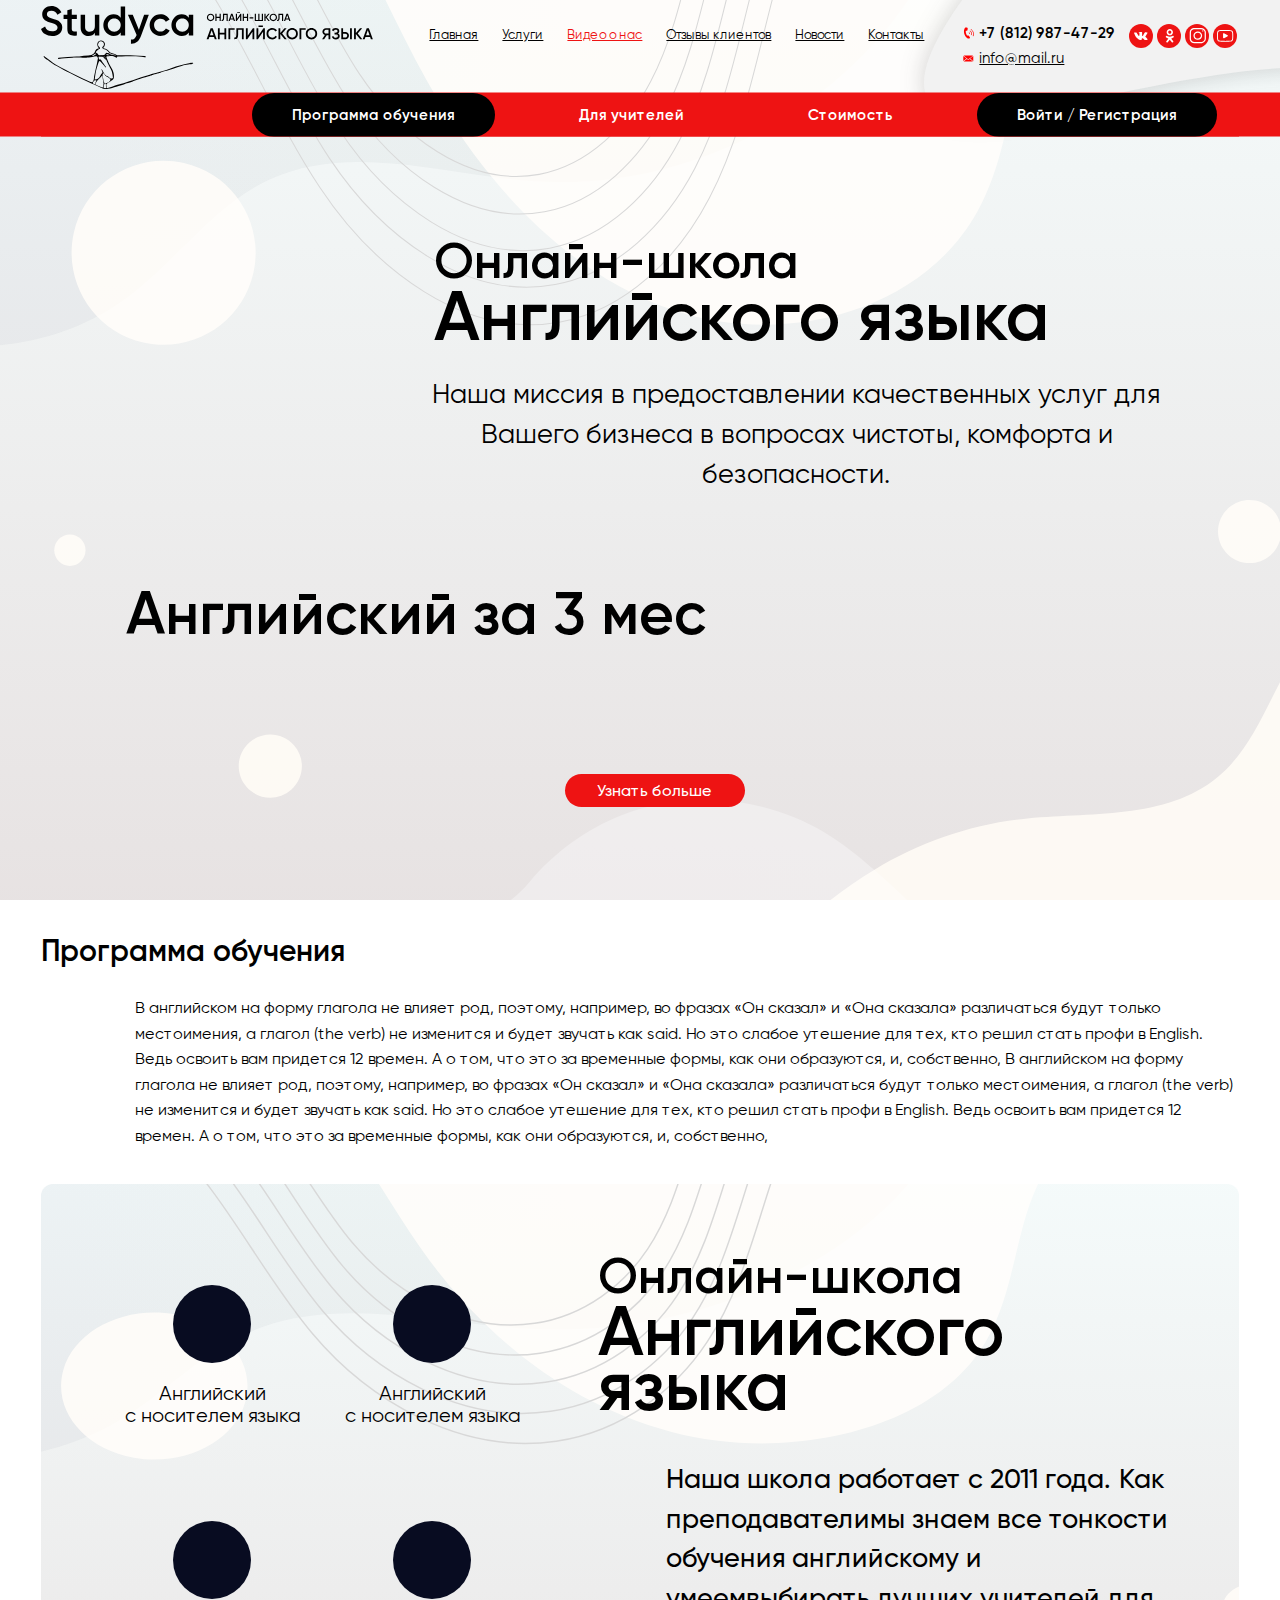
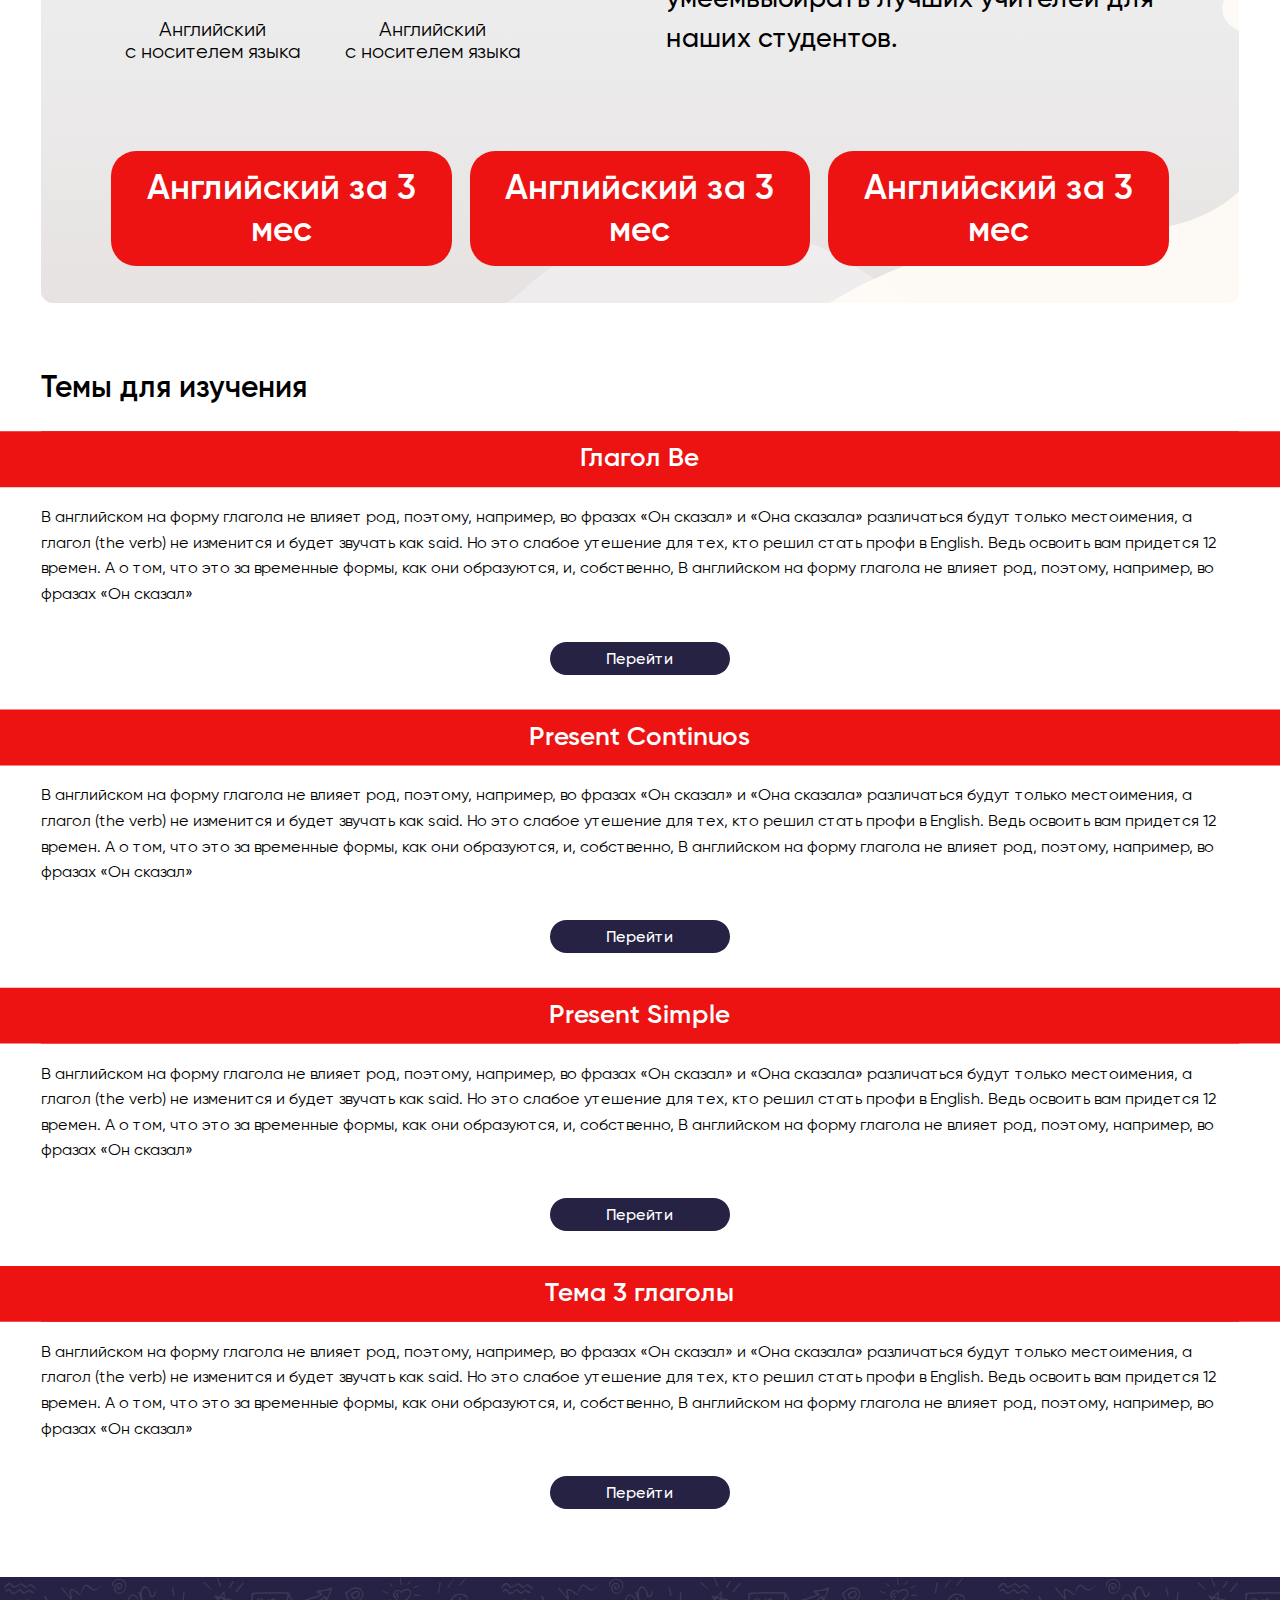
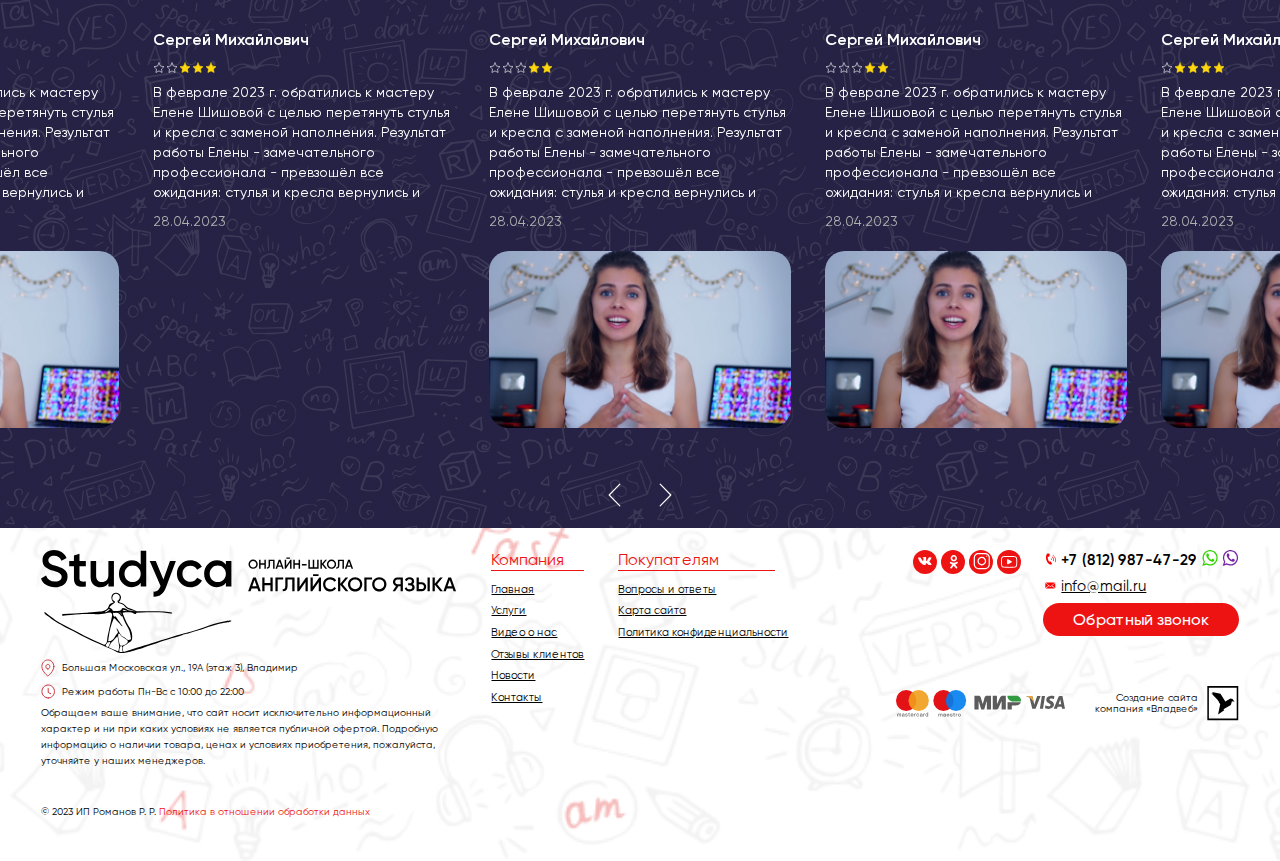
<file: index.html>
<!DOCTYPE html>
<html lang="ru">

<head>
    <meta charset="UTF-8">
    <meta http-equiv="X-UA-Compatible" content="IE=edge">
    <meta name="viewport" content="width=device-width, initial-scale=1.0">
    <title>Онлайн-школа Английского языка</title>

    <link rel="stylesheet" href="./css/style.css?ver=234">
</head>

<body>

    <main class="main">
        <header class="header">
            <div class="container wrap">
                <a href="#" class="header_logo"><img src="img/logo.svg" alt="logo"></a>
                <div class="header-col wrap">
                    <ul class="header-nav">
                        <li class="header-nav_item"><a href="#">Главная</a></li>
                        <li class="header-nav_item"><a href="#">Услуги</a></li>
                        <li class="header-nav_item"><a href="#" class="active">Видео о нас</a></li>
                        <li class="header-nav_item"><a href="#">Отзывы клиентов</a></li>
                        <li class="header-nav_item"><a href="#">Новости</a></li>
                        <li class="header-nav_item"><a href="#">Контакты</a></li>
                    </ul>
                    <div class="header-contacts">
                        <a href="tel:+74922377039" class="header_phone">+7 (812) 987-47-29</a>
                        <a href="mailto:info@mail.ru" class="header_mail">info@mail.ru</a>
                    </div>
                    <div class="header-social wrap">
                        <a href="#" target="_blank" class="header-social_item"><img src="img/vk.svg" alt="social"></a>
                        <a href="#" target="_blank" class="header-social_item"><img src="img/ok.svg" alt="social"></a>
                        <a href="#" target="_blank" class="header-social_item"><img src="img/inst.svg" alt="social"></a>
                        <a href="#" target="_blank" class="header-social_item"><img src="img/yt.svg" alt="social"></a>
                    </div>
                </div>
                <ul class="header-navbar wrap">
                    <li class="header-navbar_item"><a href="#" class="active">Программа обучения</a></li>
                    <li class="header-navbar_item"><a href="#">Для учителей</a></li>
                    <li class="header-navbar_item"><a href="#">Стоимость </a></li>
                    <li class="header-navbar_item"><a href="#" class="log">Войти / Регистрация</a></li>
                </ul>
            </div>
        </header>

        <div class="container main-banner">
            <div class="main-banner-content">
                <h1>
                    Онлайн-школа
                    <span>Английского языка</span>
                </h1>
                <p class="main-banner_text center">
                    Наша миссия в предоставлении качественных услуг для Вашего бизнеса в вопросах чистоты, комфорта
                    и
                    безопасности.
                </p>
            </div>
            <h2 class="main-banner_subheading">Английский за 3 мес </h2>
            <div class="center-row">
                <a href="#" class="btn">Узнать больше</a>
            </div>
        </div>
        <img src="img/main-bg.svg" alt="main-banner" class="main_bg">
    </main>

    <section>
        <div class="container">
            <h2>Программа обучения</h2>
            <p class="outter">
                В английском на форму глагола не влияет род, поэтому, например, во фразах «Он сказал» и «Она сказала»
                различаться будут только местоимения, а глагол (the verb) не изменится и будет звучать как said. Но это
                слабое утешение для тех, кто решил стать профи в English. Ведь освоить вам придется 12 времен. А о том,
                что
                это за временные формы, как они образуются, и, собственно, В английском на форму глагола не влияет род,
                поэтому, например, во фразах «Он сказал» и «Она сказала» различаться будут только местоимения, а глагол
                (the
                verb) не изменится и будет звучать как said. Но это слабое утешение для тех, кто решил стать профи в
                English. Ведь освоить вам придется 12 времен. А о том, что это за временные формы, как они образуются,
                и,
                собственно,
            </p>

            <div class="banner banner--second">
                <div class="banner-wrap wrap">
                    <p class="banner-item">
                        <img src="img/ellipse.svg" alt="ellipse">
                        Английский <br> с носителем языка
                    </p>
                    <p class="banner-item">
                        <img src="img/ellipse.svg" alt="ellipse">
                        Английский <br> с носителем языка
                    </p>
                    <p class="banner-item">
                        <img src="img/ellipse.svg" alt="ellipse">
                        Английский <br> с носителем языка
                    </p>
                    <p class="banner-item">
                        <img src="img/ellipse.svg" alt="ellipse">
                        Английский <br> с носителем языка
                    </p>
                </div>
                <div class="banner-content">
                    <h1>
                        Онлайн-школа
                        <span>Английского языка</span>
                    </h1>
                    <p class="banner_text">
                        Наша школа работает с 2011 года. Как преподавателимы знаем все тонкости обучения английскому и
                        умеемвыбирать лучших учителей для наших студентов.
                    </p>
                </div>
                <div class="wrap banner-footer">
                    <a href="#" class="banner_out">Английский за 3 мес </a>
                    <a href="#" class="banner_out">Английский за 3 мес </a>
                    <a href="#" class="banner_out">Английский за 3 мес </a>
                </div>
                <img src="img/banner-img.svg" alt="banner" class="banner_bg">

            </div>
        </div>
    </section>

    <section>
        <div class="container">
            <h2>Темы для изучения</h2>
            <h3 class="headline">Глагол Be</h3>
            <p>
                В английском на форму глагола не влияет род, поэтому, например, во фразах «Он сказал» и «Она сказала»
                различаться будут только местоимения, а глагол (the verb) не изменится и будет звучать как said. Но это
                слабое утешение для тех, кто решил стать профи в English. Ведь освоить вам придется 12 времен. А о том,
                что это за временные формы, как они образуются, и, собственно, В английском на форму глагола не влияет
                род, поэтому, например, во фразах «Он сказал»
            </p>
            <div class="center-row">
                <a href="#" class="btn-blue">Перейти</a>
            </div>

            <h3 class="headline">Present Continuos </h3>
            <p>
                В английском на форму глагола не влияет род, поэтому, например, во фразах «Он сказал» и «Она сказала»
                различаться будут только местоимения, а глагол (the verb) не изменится и будет звучать как said. Но это
                слабое утешение для тех, кто решил стать профи в English. Ведь освоить вам придется 12 времен. А о том,
                что это за временные формы, как они образуются, и, собственно, В английском на форму глагола не влияет
                род, поэтому, например, во фразах «Он сказал»
            </p>
            <div class="center-row">
                <a href="#" class="btn-blue">Перейти</a>
            </div>

            <h3 class="headline">Present Simple </h3>
            <p>
                В английском на форму глагола не влияет род, поэтому, например, во фразах «Он сказал» и «Она сказала»
                различаться будут только местоимения, а глагол (the verb) не изменится и будет звучать как said. Но это
                слабое утешение для тех, кто решил стать профи в English. Ведь освоить вам придется 12 времен. А о том,
                что это за временные формы, как они образуются, и, собственно, В английском на форму глагола не влияет
                род, поэтому, например, во фразах «Он сказал»
            </p>
            <div class="center-row">
                <a href="#" class="btn-blue">Перейти</a>
            </div>

            <h3 class="headline">Тема 3 глаголы </h3>
            <p>
                В английском на форму глагола не влияет род, поэтому, например, во фразах «Он сказал» и «Она сказала»
                различаться будут только местоимения, а глагол (the verb) не изменится и будет звучать как said. Но это
                слабое утешение для тех, кто решил стать профи в English. Ведь освоить вам придется 12 времен. А о том,
                что это за временные формы, как они образуются, и, собственно, В английском на форму глагола не влияет
                род, поэтому, например, во фразах «Он сказал»
            </p>
            <div class="center-row">
                <a href="#" class="btn-blue">Перейти</a>
            </div>
        </div>
    </section>

    <div class="slider">
        <div class="slider-item">
            <h3 class="slider_heading">Сергей Михайлович</h3>
            <span class="stars">
                <i></i>
                <i></i>
                <i></i>
                <i class="active"></i>
                <i></i>
            </span>
            <p class="slider_text">
                В феврале 2023 г. обратились к мастеру Елене Шишовой с целью перетянуть стулья и кресла с заменой
                наполнения. Результат работы Елены - замечательного профессионала - превзошёл все ожидания: стулья и
                кресла вернулись и
            </p>
            <p class="slider_time">28.04.2023</p>
            <img src="img/slide.jpg" class="slider_img" alt="slide">
        </div>
        <div class="slider-item">
            <h3 class="slider_heading">Сергей Михайлович</h3>
            <span class="stars">
                <i></i>
                <i></i>
                <i></i>
                <i class="active"></i>
                <i></i>
            </span>
            <p class="slider_text">
                В феврале 2023 г. обратились к мастеру Елене Шишовой с целью перетянуть стулья и кресла с заменой
                наполнения. Результат работы Елены - замечательного профессионала - превзошёл все ожидания: стулья и
                кресла вернулись и
            </p>
            <p class="slider_time">28.04.2023</p>
            <img src="img/slide.jpg" alt="slide" class="slider_img" loading="lazy">
        </div>
        <div class="slider-item">
            <h3 class="slider_heading">Сергей Михайлович</h3>
            <span class="stars">
                <i></i>
                <i class="active"></i>
                <i></i>
                <i></i>
                <i></i>
            </span>
            <p class="slider_text">
                В феврале 2023 г. обратились к мастеру Елене Шишовой с целью перетянуть стулья и кресла с заменой
                наполнения. Результат работы Елены - замечательного профессионала - превзошёл все ожидания: стулья и
                кресла вернулись и
            </p>
            <p class="slider_time">28.04.2023</p>
            <img src="img/slide.jpg" alt="slide" class="slider_img" loading="lazy">
        </div>
        <div class="slider-item">
            <h3 class="slider_heading">Сергей Михайлович</h3>
            <span class="stars">
                <i></i>
                <i></i>
                <i></i>
                <i class="active"></i>
                <i></i>
            </span>
            <p class="slider_text">
                В феврале 2023 г. обратились к мастеру Елене Шишовой с целью перетянуть стулья и кресла с заменой
                наполнения. Результат работы Елены - замечательного профессионала - превзошёл все ожидания: стулья и
                кресла вернулись и
            </p>
            <p class="slider_time">28.04.2023</p>
            <img src="img/slide.jpg" alt="slide" class="slider_img" loading="lazy">
        </div>
        <div class="slider-item">
            <h3 class="slider_heading">Сергей Михайлович</h3>
            <span class="stars">
                <i></i>
                <i></i>
                <i class="active"></i>
                <i></i>
                <i></i>
            </span>
            <p class="slider_text">
                В феврале 2023 г. обратились к мастеру Елене Шишовой с целью перетянуть стулья и кресла с заменой
                наполнения. Результат работы Елены - замечательного профессионала - превзошёл все ожидания: стулья и
                кресла вернулись и
            </p>
            <p class="slider_time">28.04.2023</p>
        </div>
    </div>

    <footer class="header footer">
        <div class="container wrap">
            <div class="footer-col">
                <a href="#" class="footer_logo"><img src="img/logo.svg" alt="logo"></a>
                <p class="footer_addres">Большая Московская ул., 19А (этаж 3), Владимир</p>
                <p class="footer_work">Режим работы  Пн-Вс с  10:00 до 22:00</p>
                <p>
                    Обращаем ваше внимание, что сайт ﻿носит исключительно информационный характер и ни при каких
                    условиях не является публичной офертой. Подробную информацию о наличии товара, ценах и условиях
                    приобретения, пожалуйста, уточняйте у наших менеджеров.
                </p>
                <p>
                    © 2023 ИП Романов Р. Р. <a href="#" class="red">Политика в отношении обработки данных</a>
                </p>
            </div>
            <div class="footer-col">
                <ul class="footer-nav">
                    <li class="footer-nav_item"><span class="footer-nav_heading">Компания</span></li>
                    <li class="footer-nav_item"><a href="#">Главная</a></li>
                    <li class="footer-nav_item"><a href="#">Услуги</a></li>
                    <li class="footer-nav_item"><a href="#">Видео о нас</a></li>
                    <li class="footer-nav_item"><a href="#">Отзывы клиентов</a></li>
                    <li class="footer-nav_item"><a href="#">Новости</a></li>
                    <li class="footer-nav_item"><a href="#">Контакты</a></li>
                </ul>
                <ul class="footer-nav">
                    <li class="footer-nav_item"><span class="footer-nav_heading">Покупателям</span></li>
                    <li class="footer-nav_item"><a href="#">Вопросы и ответы</a></li>
                    <li class="footer-nav_item"><a href="#">Карта сайта</a></li>
                    <li class="footer-nav_item"><a href="#" class="active">Политика конфиденциальности</a></li>
                </ul>
            </div>
            <div class="footer-col wrap">
                <div class="header-social wrap">
                    <a href="#" target="_blank" class="header-social_item"><img src="img/vk.svg" alt="social"></a>
                    <a href="#" target="_blank" class="header-social_item"><img src="img/ok.svg" alt="social"></a>
                    <a href="#" target="_blank" class="header-social_item"><img src="img/inst.svg" alt="social"></a>
                    <a href="#" target="_blank" class="header-social_item"><img src="img/yt.svg" alt="social"></a>
                </div>
                <div class="header-contacts">
                    <div class="wrap">
                        <a href="tel:+74922377039" class="header_phone">+7 (812) 987-47-29</a>
                        <a href="#"><img src="img/whatsapp.svg" alt="whatsapp"></a>
                        <a href="#"><img src="img/viber.svg" alt="viber"></a>
                    </div>
                    <a href="mailto:info@mail.ru" class="header_mail">info@mail.ru</a>
                    <a href="#" class="btn">Обратный звонок</a>
                </div>
                <div class="footer-info wrap">
                    <img src="img/pay.svg" alt="pay">
                    <a href="#" class="footer_dev">
                        <span>
                            Создание сайта <br>
                            компания «Владвеб»
                        </span>
                        <img src="img/site.svg" alt="site">
                    </a>
                </div>
            </div>
        </div>
    </footer>

    <script src="./js/jquery-3.7.1.min.js"></script>
    <script src="./js/slick.min.js"></script>
    <script src="./js/script.js"></script>

</body>

</html>
</file>
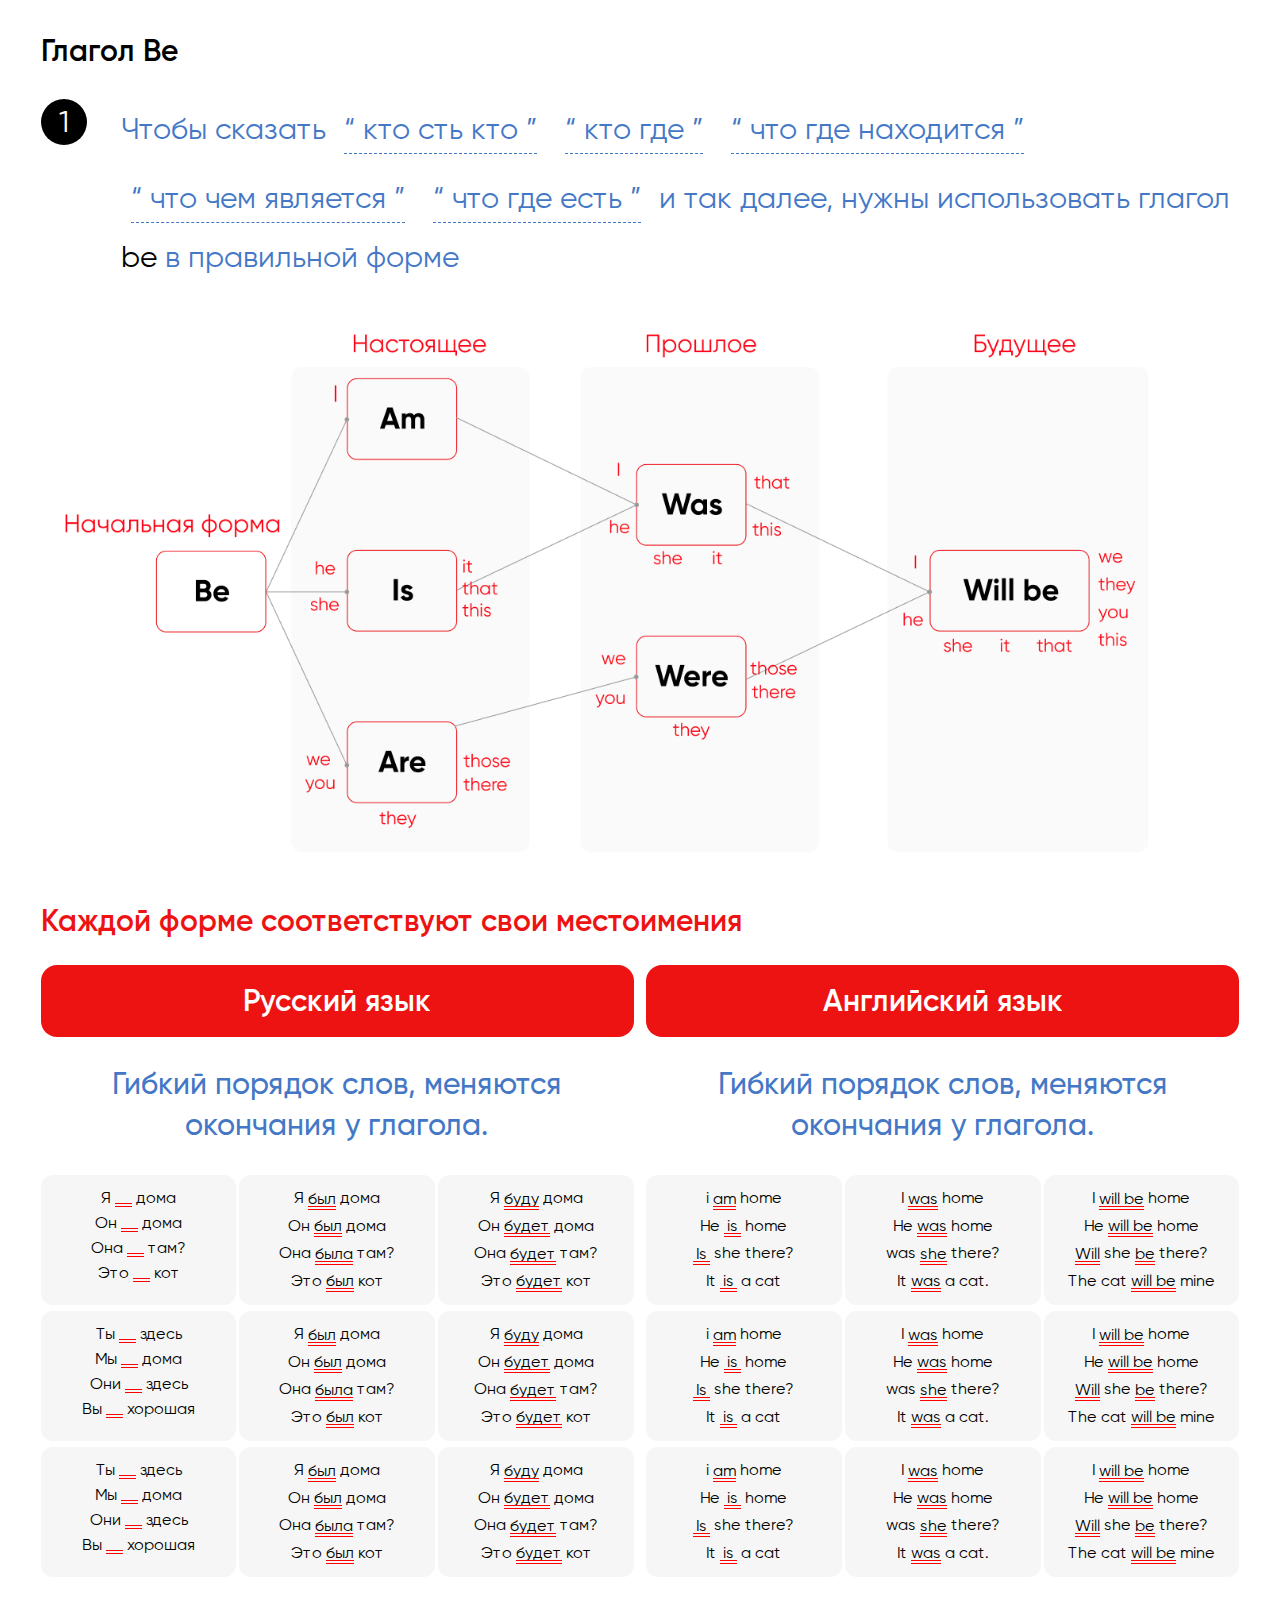
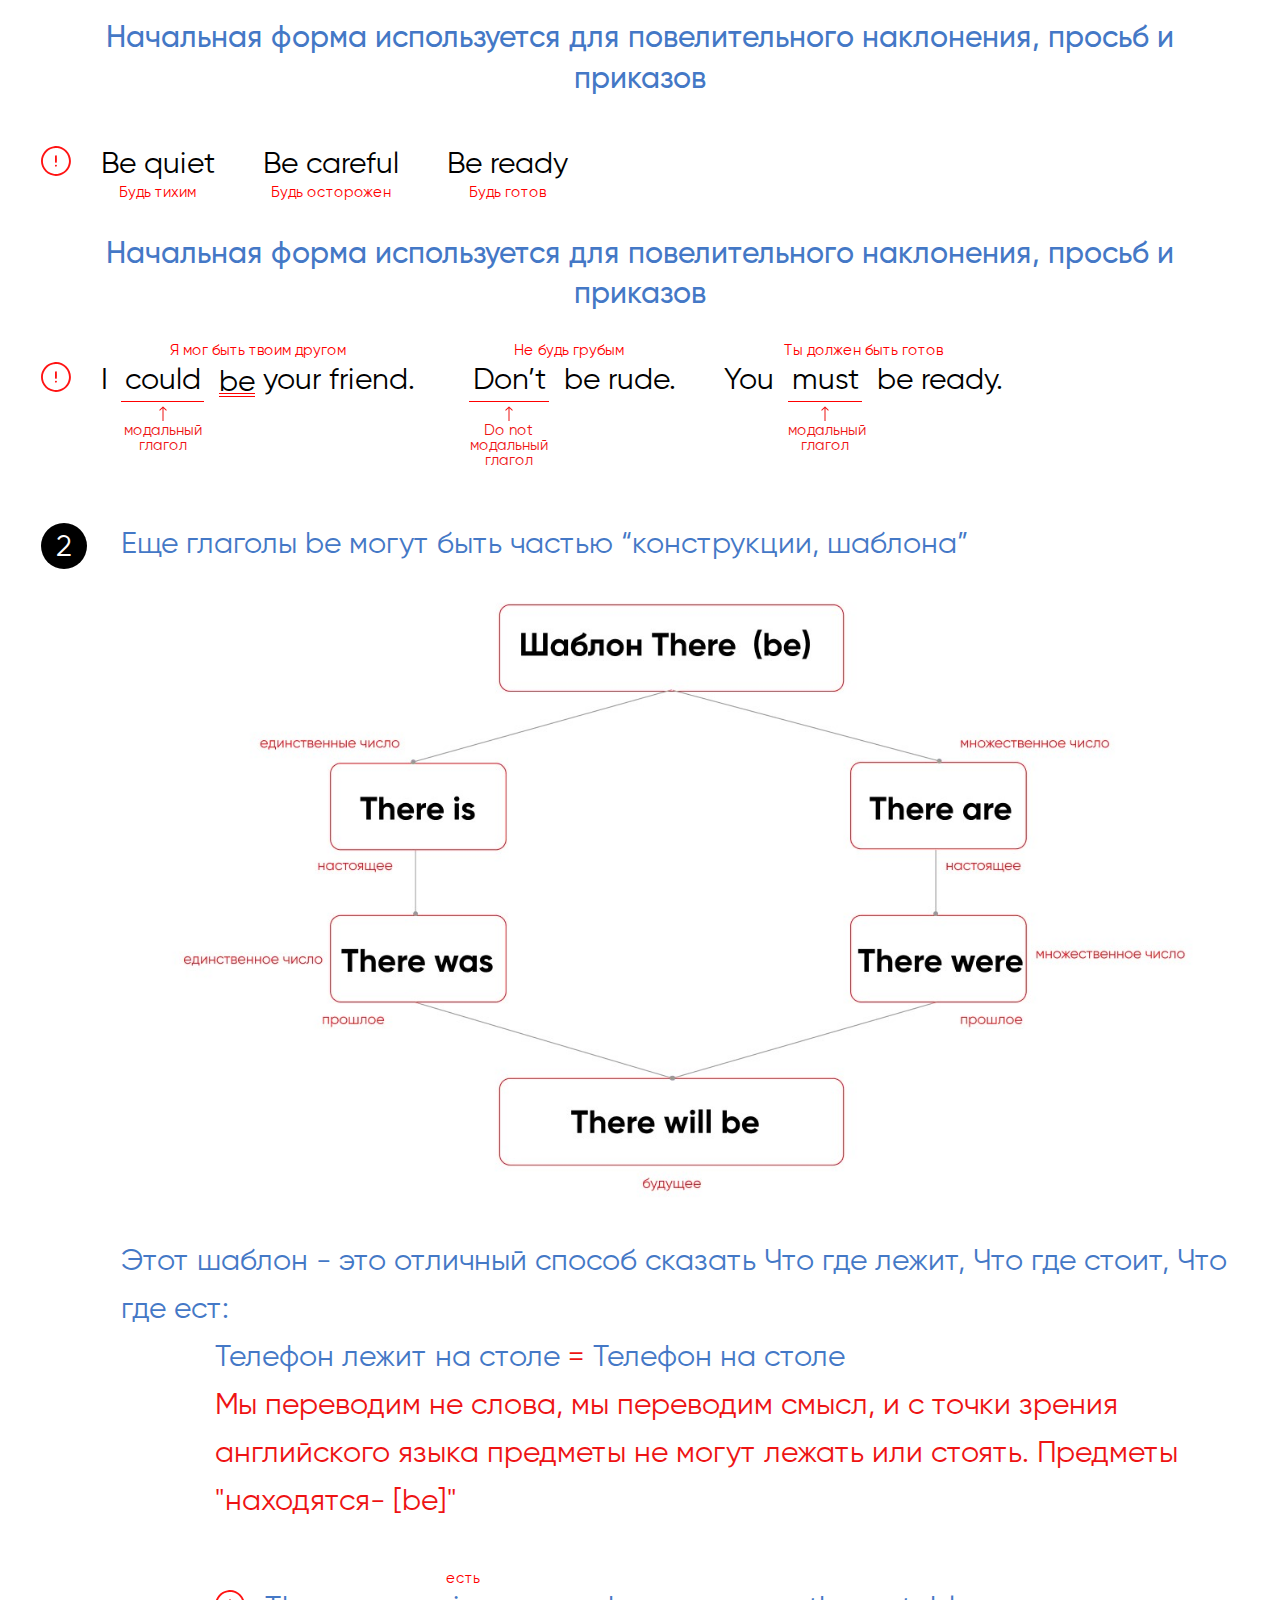
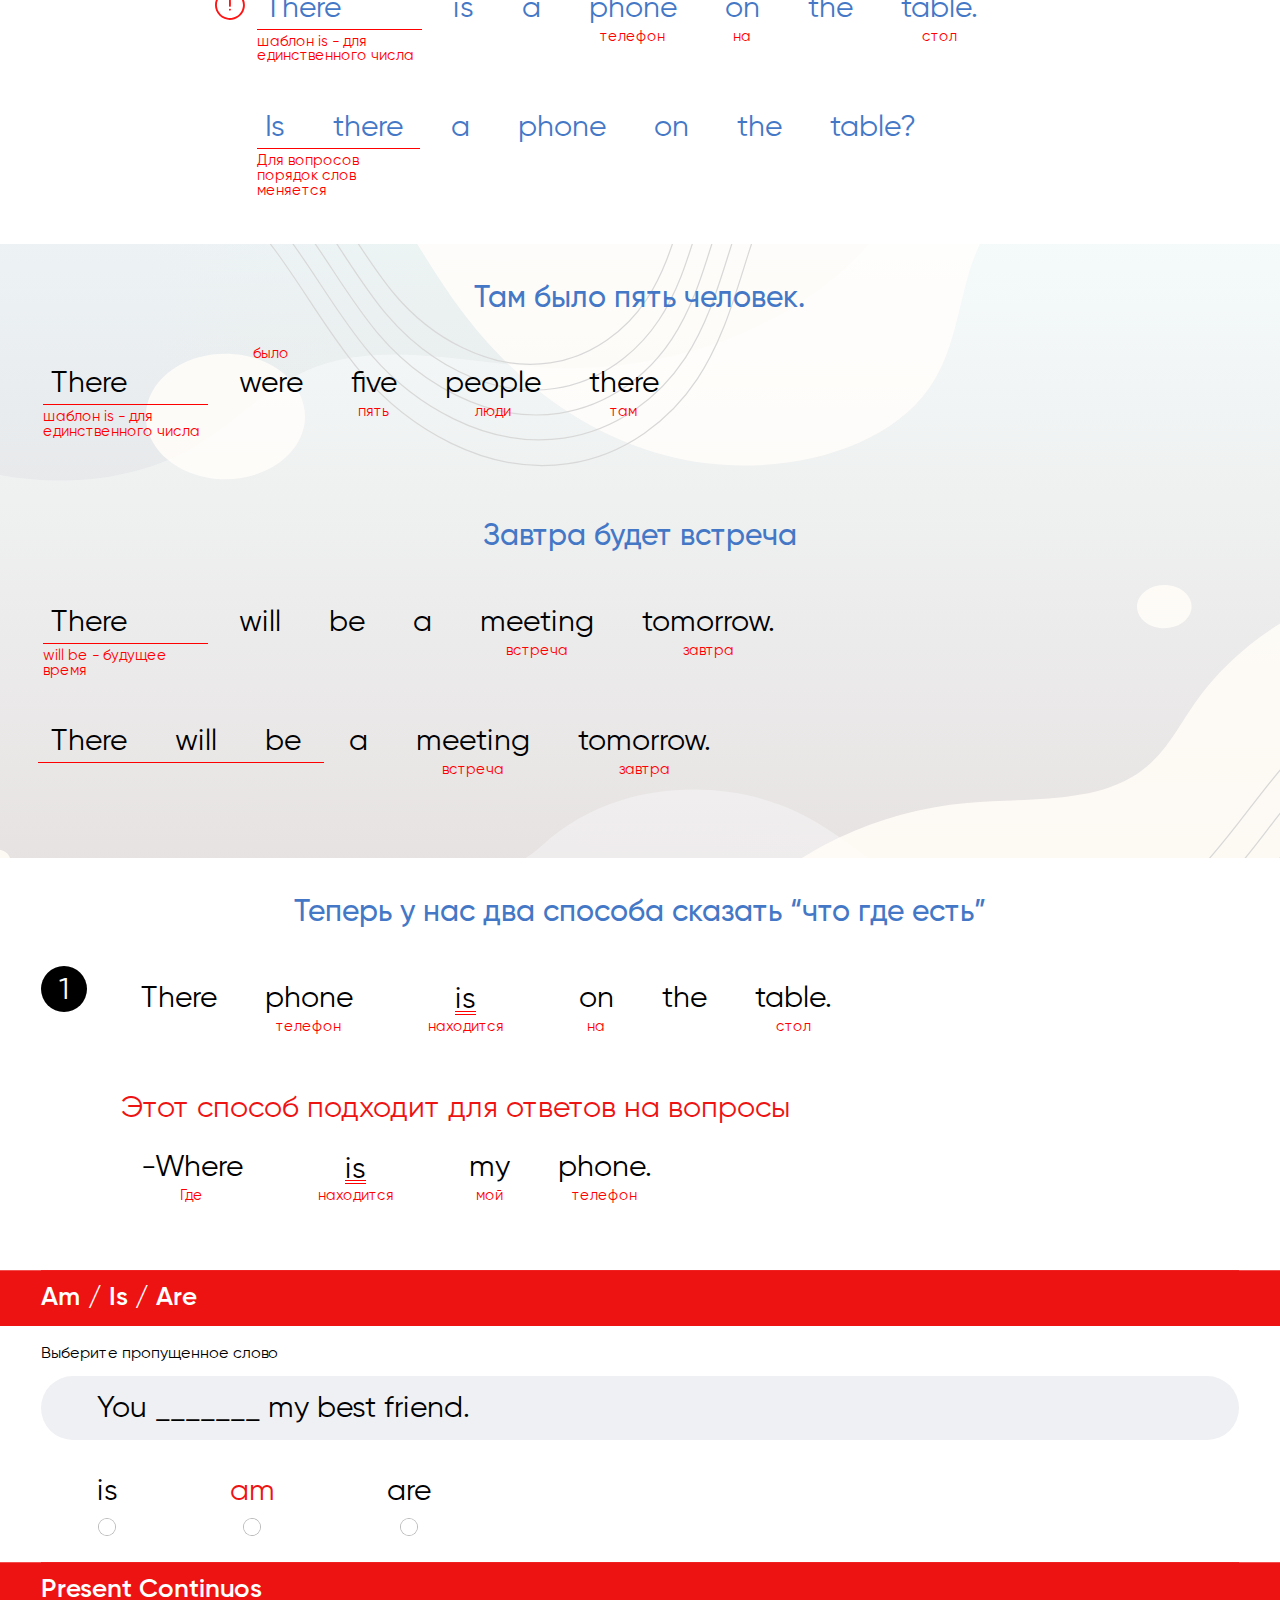
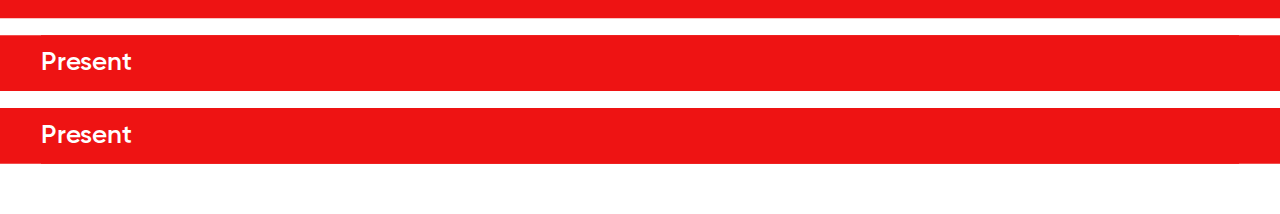
<file: descr.html>
<!DOCTYPE html>
<html lang="ru">

<head>
    <meta charset="UTF-8">
    <meta http-equiv="X-UA-Compatible" content="IE=edge">
    <meta name="viewport" content="width=device-width, initial-scale=1.0">
    <title>Онлайн-школа Английского языка</title>

    <link rel="stylesheet" href="./css/style.css?ver=234">
</head>

<body>


    <section class="section_decription">
        <div class="container">
            <h2>Глагол Be</h2>

            <div class="id_wrap">
                <span class="id_item__num">1</span>
                <p>
                    Чтобы сказать
                    <span class="id_item">
                        кто сть кто
                        <span class="id_info">
                            <span class="red">“кот это животное”</span>
                            “а cat is an animal”
                        </span>
                    </span>
                    <span class="id_item">
                        кто где
                        <span class="id_info">
                            <span class="red">“кот это животное”</span>
                            “а cat is an animal”
                        </span>
                    </span>
                    <span class="id_item">
                        что где находится
                        <span class="id_info">
                            <span class="red">“кот это животное”</span>
                            “а cat is an animal”
                        </span>
                    </span>
                    <span class="id_item">
                        что чем является
                        <span class="id_info">
                            <span class="red">“кот это животное”</span>
                            “а cat is an animal”
                        </span>
                    </span>
                    <span class="id_item">
                        что где есть
                        <span class="id_info">
                            <span class="red">“кот это животное”</span>
                            “а cat is an animal”
                        </span>
                    </span>
                    и так далее, нужны использовать глагол <span class="black">be</span> в правильной форме
                </p>
            </div>

            <img src="img/be.png" alt="be">

            <p class="h2 red">Каждой форме соответствуют свои местоимения</p>
            <div class="wrap">
                <div class="col">
                    <h3 class="col__heading"><span class="h2">Русский язык</span></h3>
                    <p class="col__descr">
                        Гибкий порядок слов, меняются <br> окончания у глагола.
                    </p>
                    <div class="col-item-wrap wrap">
                        <div class="col-item">
                            <span>Я <u></u> дома</span>
                            <span>Он <u></u> дома</span>
                            <span>Она <u></u> там?</span>
                            <span>Это <u></u> кот</span>
                        </div>
                        <div class="col-item">
                            <span>Я <u>был</u> дома</span>
                            <span>Он <u>был</u> дома</span>
                            <span>Она <u>была</u> там?</span>
                            <span>Это <u>был</u> кот</span>
                        </div>
                        <div class="col-item">
                            <span>Я <u>буду</u> дома</span>
                            <span>Он <u>будет</u> дома</span>
                            <span>Она <u>будет</u> там?</span>
                            <span>Это <u>будет</u> кот</span>
                        </div>
                        <div class="col-item">
                            <span>Ты <u></u> здесь</span>
                            <span>Мы <u></u> дома</span>
                            <span>Они <u></u> здесь</span>
                            <span>Вы <u></u> хорошая</span>
                        </div>
                        <div class="col-item">
                            <span>Я <u>был</u> дома</span>
                            <span>Он <u>был</u> дома</span>
                            <span>Она <u>была</u> там?</span>
                            <span>Это <u>был</u> кот</span>
                        </div>
                        <div class="col-item">
                            <span>Я <u>буду</u> дома</span>
                            <span>Он <u>будет</u> дома</span>
                            <span>Она <u>будет</u> там?</span>
                            <span>Это <u>будет</u> кот</span>
                        </div>
                        <div class="col-item">
                            <span>Ты <u></u> здесь</span>
                            <span>Мы <u></u> дома</span>
                            <span>Они <u></u> здесь</span>
                            <span>Вы <u></u> хорошая</span>
                        </div>
                        <div class="col-item">
                            <span>Я <u>был</u> дома</span>
                            <span>Он <u>был</u> дома</span>
                            <span>Она <u>была</u> там?</span>
                            <span>Это <u>был</u> кот</span>
                        </div>
                        <div class="col-item">
                            <span>Я <u>буду</u> дома</span>
                            <span>Он <u>будет</u> дома</span>
                            <span>Она <u>будет</u> там?</span>
                            <span>Это <u>будет</u> кот</span>
                        </div>
                    </div>
                </div>
                <div class="col">
                    <h3 class="col__heading"><span class="h2">Английский язык</span></h3>
                    <p class="col__descr">
                        Гибкий порядок слов, меняются <br> окончания у глагола.
                    </p>
                    <div class="col-item-wrap wrap">
                        <div class="col-item">
                            <span>i <u>am</u> home</span>
                            <span>He <u>is</u> home</span>
                            <span><u>Is</u> she there?</span>
                            <span>It <u>is</u> a cat</span>
                        </div>
                        <div class="col-item">
                            <span>I <u>was</u> home</span>
                            <span>He <u>was</u> home</span>
                            <span>was <u>she</u> there?</span>
                            <span>It <u>was</u> a cat.</span>
                        </div>
                        <div class="col-item">
                            <span>I <u>will be</u> home</span>
                            <span>He <u>will be</u> home</span>
                            <span><u>Will</u> she <u>be</u> there?</span>
                            <span>The cat <u>will be</u> mine</span>
                        </div>
                        <div class="col-item">
                            <span>i <u>am</u> home</span>
                            <span>He <u>is</u> home</span>
                            <span><u>Is</u> she there?</span>
                            <span>It <u>is</u> a cat</span>
                        </div>
                        <div class="col-item">
                            <span>I <u>was</u> home</span>
                            <span>He <u>was</u> home</span>
                            <span>was <u>she</u> there?</span>
                            <span>It <u>was</u> a cat.</span>
                        </div>
                        <div class="col-item">
                            <span>I <u>will be</u> home</span>
                            <span>He <u>will be</u> home</span>
                            <span><u>Will</u> she <u>be</u> there?</span>
                            <span>The cat <u>will be</u> mine</span>
                        </div>
                        <div class="col-item">
                            <span>i <u>am</u> home</span>
                            <span>He <u>is</u> home</span>
                            <span><u>Is</u> she there?</span>
                            <span>It <u>is</u> a cat</span>
                        </div>
                        <div class="col-item">
                            <span>I <u>was</u> home</span>
                            <span>He <u>was</u> home</span>
                            <span>was <u>she</u> there?</span>
                            <span>It <u>was</u> a cat.</span>
                        </div>
                        <div class="col-item">
                            <span>I <u>will be</u> home</span>
                            <span>He <u>will be</u> home</span>
                            <span><u>Will</u> she <u>be</u> there?</span>
                            <span>The cat <u>will be</u> mine</span>
                        </div>
                    </div>
                </div>
            </div>

            <h3 class="col__descr">Начальная форма используется для повелительного наклонения, просьб и приказов</h3>
            <p class="box-wrap">
                <span class="box-item">
                    Be quiet
                    <span class="box-info_bottom">Будь тихим</span>
                </span>
                <span class="box-item">
                    Be careful
                    <span class="box-info_bottom">Будь осторожен</span>
                </span>
                <span class="box-item">
                    Be ready
                    <span class="box-info_bottom">Будь готов</span>
                </span>
            </p>

            <h3 class="col__descr">Начальная форма используется для повелительного наклонения, просьб и приказов</h3>
            <p class="box-wrap">
                <span class="box-item">
                    <span class="box-info_top">Я мог быть твоим другом</span>
                    I
                    <span class="box-wrapper">
                        could
                        <span class="box-descr">
                            модальный глагол
                        </span>
                    </span>
                    <u>be</u> your friend.
                </span>
                <span class="box-item">
                    <span class="box-info_top">Не будь грубым</span>
                    <span class="box-wrapper">
                        Don’t
                        <span class="box-descr">
                            Do not модальный глагол
                        </span>
                    </span>
                    be rude.
                </span>
                <span class="box-item">
                    <span class="box-info_top">Ты должен быть готов</span>
                    You
                    <span class="box-wrapper">
                        must
                        <span class="box-descr">
                            модальный глагол
                        </span>
                    </span>
                    be ready.
                </span>
            </p>

            <div class="id_wrap">
                <span class="id_item__num">2</span>
                <p>Еще глаголы be могут быть частью “конструкции, шаблона”</p>
                <img src="img/item.jpg" alt="item">
                <p>Этот шаблон - это отличный способ сказать Что где лежит, Что где стоит, Что где ест:</p>

                <div class="outter">
                    <p>Телефон лежит на столе <span class="red">=</span> Телефон на столе</p>
                    <p class="red">
                        Мы переводим не слова, мы переводим смысл, и с точки зрения английского языка предметы не могут
                        лежать или стоять. Предметы "находятся- [be]"
                        <br>
                        <br>
                    </p>
                    <p class="box-wrap">
                        <span class="box-wrapper w-150"> There
                            <span class="box-under"> шаблон is - для единственного числа</span>
                        </span>
                        <span class="box-item"> is
                            <span class="box-info_top">есть</span>
                        </span>
                        <span class="box-item">a</span>
                        <span class="box-item"> phone
                            <span class="box-info_bottom">телефон</span>
                        </span>
                        <span class="box-item"> on
                            <span class="box-info_bottom">на</span>
                        </span>
                        <span class="box-item">the</span>
                        <span class="box-item"> table.
                            <span class="box-info_bottom">стол</span>
                        </span>

                        <br>

                        <span class="box-wrapper">
                            <span class="box-wide__item">Is</span>
                            <span class="box-wide__item">there</span>
                            <span class="box-under"> Для вопросов порядок слов меняется</span>
                        </span>
                        <span class="box-item">a</span>
                        <span class="box-item">phone</span>
                        <span class="box-item">on</span>
                        <span class="box-item">the</span>
                        <span class="box-item"> table?</span>
                    </p>
                </div>
            </div>
        </div>
    </section>

    <section class="section_decription">
        <div class="container">
            <h3 class="col__descr">Там было пять человек.</h3>
            <p class="col__text">
                <span class="box-wrapper w-150"> There
                    <span class="box-under"> шаблон is - для единственного числа</span>
                </span>
                <span class="box-item"> were
                    <span class="box-info_top">было</span>
                </span>
                <span class="box-item"> five
                    <span class="box-info_bottom">пять</span>
                </span>
                <span class="box-item"> people
                    <span class="box-info_bottom">люди</span>
                </span>
                <span class="box-item"> there
                    <span class="box-info_bottom">там</span>
                </span>
                <br>
                <br>
            </p>
            <h3 class="col__descr">Завтра будет встреча</h3>
            <p class="col__text">
                <span class="box-wrapper w-150"> There
                    <span class="box-under">will be - будущее время</span>
                </span>
                <span class="box-item">will</span>
                <span class="box-item">be</span>
                <span class="box-item">a</span>
                <span class="box-item"> meeting
                    <span class="box-info_bottom">встреча</span>
                </span>
                <span class="box-item"> tomorrow.
                    <span class="box-info_bottom">завтра</span>
                </span>
            </p>
            <p class="col__text">
                <span class="box-wrapper w-150">
                    <span class="box-wide__item">There</span>
                    <span class="box-wide__item">will</span>
                    <span class="box-wide__item">be</span>
                    <span class="box-under"></span>
                </span>
                <span class="box-item">a</span>
                <span class="box-item"> meeting
                    <span class="box-info_bottom">встреча</span>
                </span>
                <span class="box-item"> tomorrow.
                    <span class="box-info_bottom">завтра</span>
                </span>
            </p>

        </div>
        <img src="img/banner-img.svg" alt="banner" class="banner_bg">
    </section>

    <section class="section_decription">
        <div class="container">
            <p class="col__descr">Теперь у нас два способа сказать “что где есть”</p>
            <div class="id_wrap">
                <span class="id_item__num">1</span>
                <p class="col__text">
                    <span class="box-item"> There</span>
                    <span class="box-item"> phone
                        <span class="box-info_bottom">телефон</span>
                    </span>
                    <span class="box-item w-150"> <u>is</u>
                        <span class="box-info_bottom">находится</span>
                    </span>
                    <span class="box-item"> on
                        <span class="box-info_bottom">на</span>
                    </span>
                    <span class="box-item">the</span>
                    <span class="box-item"> table.
                        <span class="box-info_bottom">стол</span>
                    </span>
                    <br>
                    <br>
                </p>
                <p class="red">
                    Этот способ подходит для ответов на вопросы
                </p>
                <p class="col__text">
                    <span class="box-item"> -Where
                        <span class="box-info_bottom">Где</span>
                    </span>
                    <span class="box-item w-150"> <u>is</u>
                        <span class="box-info_bottom">находится</span>
                    </span>
                    <span class="box-item"> my
                        <span class="box-info_bottom">мой</span>
                    </span>
                    <span class="box-item"> phone.
                        <span class="box-info_bottom">телефон</span>
                    </span>
                </p>
            </div>
        </div>
    </section>

    <section class="section_qiuz">
        <div class="container">
            <div class="qiuz-wrap active">
                <h3 class="qiuz__heading headline">Am / Is / Are</h3>
                <div class="qiuz-content">
                    Выберите пропущенное слово
                    <p class="qiuz__box">You _______ my best friend.</p>
                    <div class="wrap">
                        <fieldset>
                            <input type="radio" name="item" id="rad1">
                            <label for="rad1">is</label>
                        </fieldset>
                        <fieldset>
                            <input type="radio" name="item" id="rad2">
                            <label for="rad2" class="red">am</label>
                        </fieldset>
                        <fieldset>
                            <input type="radio" name="item" id="rad3">
                            <label for="rad3">are</label>
                        </fieldset>
                    </div>
                </div>
            </div>
            <div class="qiuz-wrap">
                <h3 class="qiuz__heading headline">Present Continuos </h3>
                <div class="qiuz-content">
                    Выберите пропущенное слово
                    <p class="qiuz__box">You _______ my best friend.</p>
                    <div class="wrap">
                        <fieldset>
                            <input type="radio" name="item" id="rad4">
                            <label for="rad4">is</label>
                        </fieldset>
                        <fieldset>
                            <input type="radio" name="item" id="rad5">
                            <label for="rad5" class="red">am</label>
                        </fieldset>
                        <fieldset>
                            <input type="radio" name="item" id="rad6">
                            <label for="rad6">are</label>
                        </fieldset>
                    </div>
                </div>
            </div>
            <div class="qiuz-wrap">
                <h3 class="qiuz__heading headline">Present</h3>
                <div class="qiuz-content">
                    Выберите пропущенное слово
                    <p class="qiuz__box">You _______ my best friend.</p>
                    <div class="wrap">
                        <fieldset>
                            <input type="radio" name="item" id="rad7">
                            <label for="rad7">is</label>
                        </fieldset>
                        <fieldset>
                            <input type="radio" name="item" id="rad8">
                            <label for="rad8" class="red">am</label>
                        </fieldset>
                        <fieldset>
                            <input type="radio" name="item" id="rad9">
                            <label for="rad9">are</label>
                        </fieldset>
                    </div>
                </div>
            </div>
            <div class="qiuz-wrap">
                <h3 class="qiuz__heading headline">Present</h3>
                <div class="qiuz-content">
                    Выберите пропущенное слово
                    <p class="qiuz__box">You _______ my best friend.</p>
                    <div class="wrap">
                        <fieldset>
                            <input type="radio" name="item" id="rad10">
                            <label for="rad10">is</label>
                        </fieldset>
                        <fieldset>
                            <input type="radio" name="item" id="rad11">
                            <label for="rad11" class="red">am</label>
                        </fieldset>
                        <fieldset>
                            <input type="radio" name="item" id="rad12">
                            <label for="rad12">are</label>
                        </fieldset>
                    </div>
                </div>
            </div>
        </div>
    </section>

    <script src="./js/jquery-3.7.1.min.js"></script>
    <script src="./js/script.js"></script>

</body>

</html>
</file>
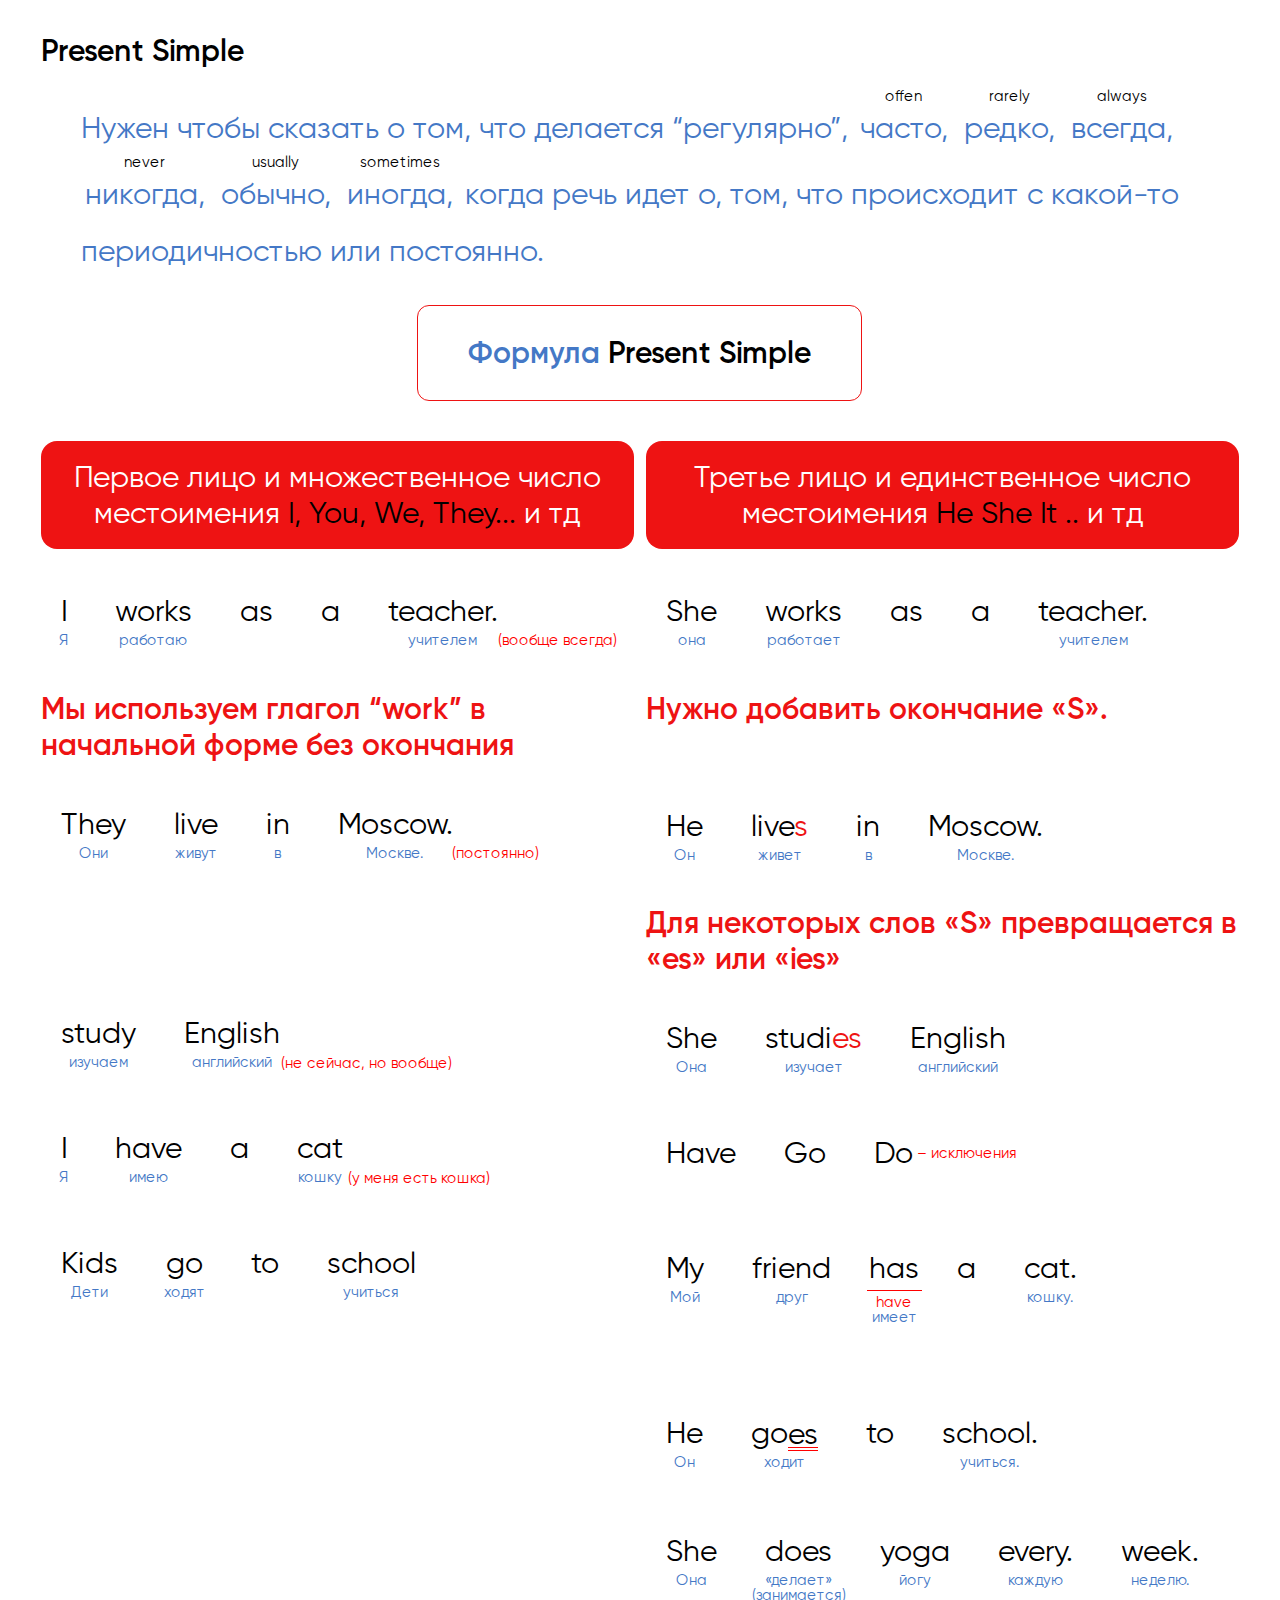
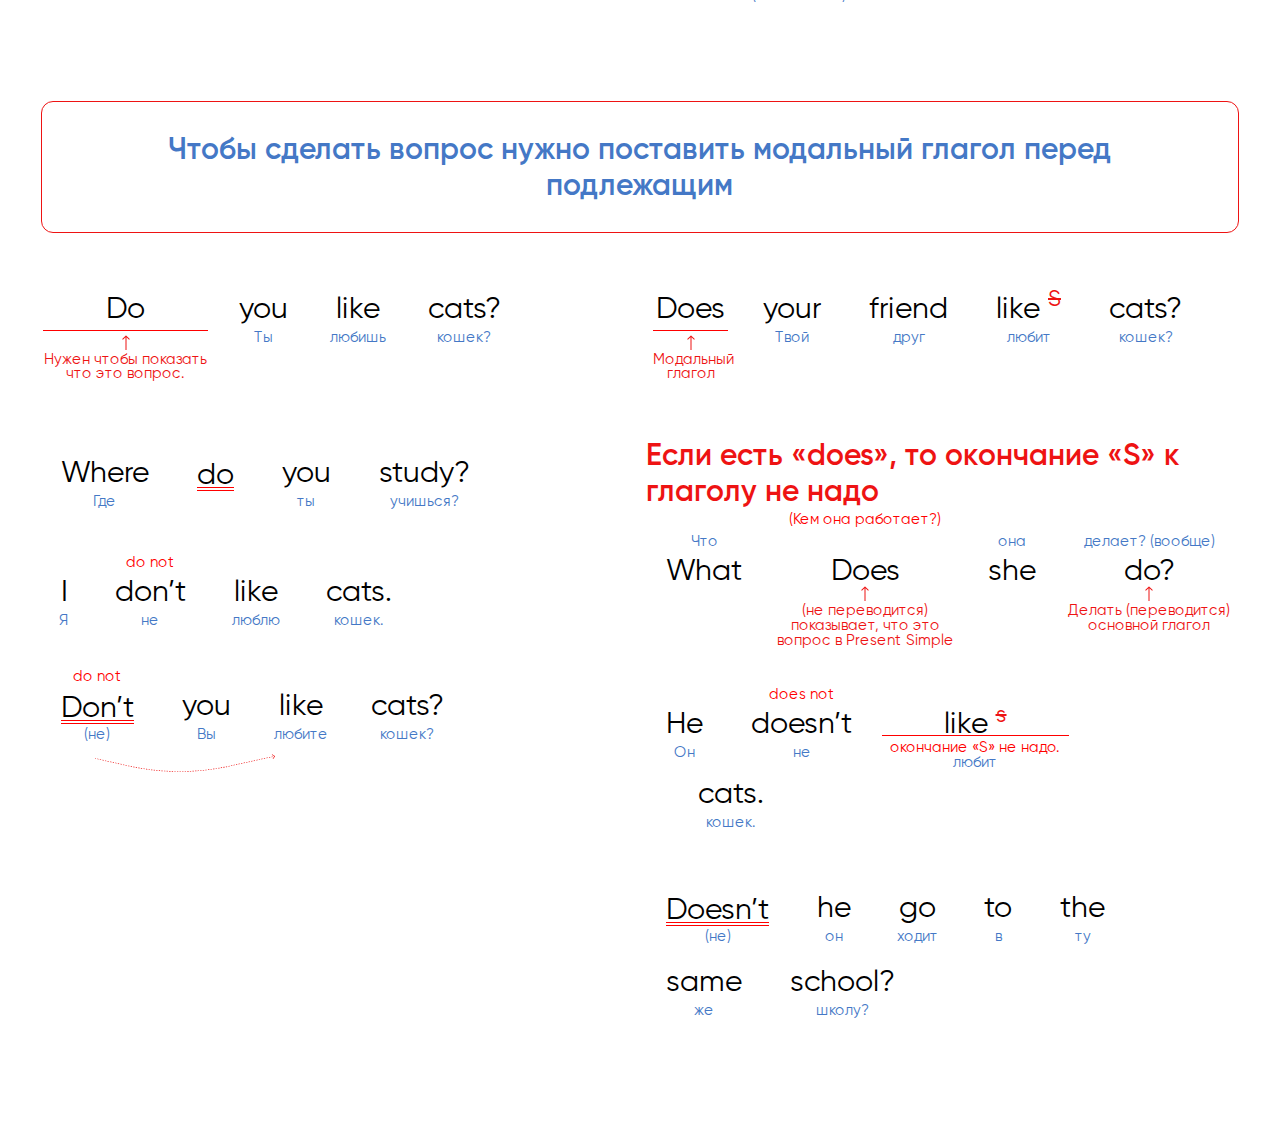
<file: present-simple.html>
<!DOCTYPE html>
<html lang="ru">

<head>
    <meta charset="UTF-8">
    <meta http-equiv="X-UA-Compatible" content="IE=edge">
    <meta name="viewport" content="width=device-width, initial-scale=1.0">
    <title>Онлайн-школа Английского языка</title>

    <link rel="stylesheet" href="./css/style.css?ver=234">
</head>

<body>


    <section class="section_decription">
        <div class="container">
            <h2>Present Simple</h2>

            <div class="id_wrap id_wrap-sm">
                <p>
                    Нужен чтобы сказать о том, что делается “регулярно”,
                    <span class="box-sm">
                        часто,
                        <span class="box-info_top black">offen</span>
                    </span>
                    <span class="box-sm">
                        редко,
                        <span class="box-info_top black">rarely</span>
                    </span>
                    <span class="box-sm">
                        всегда,
                        <span class="box-info_top black">always</span>
                    </span>
                    <span class="box-sm">
                        никогда,
                        <span class="box-info_top black">never</span>
                    </span>
                    <span class="box-sm">
                        обычно,
                        <span class="box-info_top black">usually</span>
                    </span>
                    <span class="box-sm">
                        иногда,
                        <span class="box-info_top black">sometimes</span>
                    </span>
                    когда речь идет о, том, что происходит с какой-то периодичностью или постоянно.
                </p>
            </div>

            <div class="center">
                <h3 class="heading">Формула <span class="black">Present Simple</span></h3>
            </div>

            <div class="wrap col-wrap">
                <div class="col">
                    <p class="col__heading">
                        Первое лицо и множественное число местоимения <span class="black">I, You, We, They...</span> и
                        тд
                    </p>

                    <p class="col__text">
                        <span class="box-item">I
                            <span class="box-info_bottom blue">Я</span>
                        </span>
                        <span class="box-item">works
                            <span class="box-info_bottom blue">работаю</span>
                        </span>
                        <span class="box-item">as</span>
                        <span class="box-item">a</span>
                        <span class="box-item">teacher.
                            <span class="box-info_bottom blue">учителем
                                <span class="box-note">(вообще всегда)</span>
                            </span>
                        </span>
                    </p>

                    <h3 class="h2 red"> Мы используем глагол “work” в начальной форме без окончания</h3>

                    <p class="col__text">
                        <span class="box-item">They
                            <span class="box-info_bottom blue">Они</span>
                        </span>
                        <span class="box-item">live
                            <span class="box-info_bottom blue">живут</span>
                        </span>
                        <span class="box-item">in
                            <span class="box-info_bottom blue">в</span>
                        </span>
                        <span class="box-item">Moscow.
                            <span class="box-info_bottom blue"> Москве.
                                <span class="box-note">(постоянно)</span>
                            </span>
                        </span>
                    </p>

                    <br>
                    <br>
                    <br>
                    <br>
                    <br>

                    <p class="col__text">
                        <span class="box-item">study
                            <span class="box-info_bottom blue">изучаем</span>
                        </span>
                        <span class="box-item">English
                            <span class="box-info_bottom blue">английский
                                <span class="box-note blue">(не сейчас, но вообще)</span>
                            </span>
                        </span>
                    </p>

                    <p class="col__text">
                        <span class="box-item">I
                            <span class="box-info_bottom blue">Я</span>
                        </span>
                        <span class="box-item">have
                            <span class="box-info_bottom blue">имею</span>
                        </span>
                        <span class="box-item">a</span>
                        <span class="box-item">cat
                            <span class="box-info_bottom blue">кошку
                                <span class="box-note blue">(у меня есть кошка)</span>
                            </span>
                        </span>
                    </p>

                    <p class="col__text">
                        <span class="box-item">Kids
                            <span class="box-info_bottom blue">Дети</span>
                        </span>
                        <span class="box-item">go
                            <span class="box-info_bottom blue">ходят</span>
                        </span>
                        <span class="box-item">to</span>
                        <span class="box-item">school
                            <span class="box-info_bottom blue">учиться</span>
                        </span>
                    </p>
                </div>
                <div class="col">
                    <p class="col__heading">
                        Третье лицо и единственное число местоимения <span class="black">He She It ..</span> и тд
                    </p>
                    <p class="col__text">
                        <span class="box-item">She
                            <span class="box-info_bottom blue">она</span>
                        </span>
                        <span class="box-item">works
                            <span class="box-info_bottom blue">работает</span>
                        </span>
                        <span class="box-item">as</span>
                        <span class="box-item">a</span>
                        <span class="box-item">teacher.
                            <span class="box-info_bottom blue">учителем</span>
                        </span>
                    </p>

                    <h3 class="h2 red"> Нужно добавить окончание «S».</h3>

                    <br>
                    <br>

                    <p class="col__text">
                        <span class="box-item">He
                            <span class="box-info_bottom blue">Он</span>
                        </span>
                        <span class="box-item">live<span class="red">s</span>
                            <span class="box-info_bottom blue">живет</span>
                        </span>
                        <span class="box-item">in
                            <span class="box-info_bottom blue">в</span>
                        </span>
                        <span class="box-item"> Moscow.
                            <span class="box-info_bottom blue">Москве.</span>
                        </span>
                    </p>

                    <h3 class="h2 red">Для некоторых слов «S» превращается в «es» или «ies»</h3>

                    <p class="col__text">
                        <span class="box-item">She
                            <span class="box-info_bottom blue">Она</span>
                        </span>
                        <span class="box-item">studi<span class="red">es</span>
                            <span class="box-info_bottom blue">изучает</span>
                        </span>
                        <span class="box-item">English
                            <span class="box-info_bottom blue">английский</span>
                        </span>
                    </p>

                    <p class="col__text">
                        <span class="box-item">Have</span>
                        <span class="box-item">Go</span>
                        <span class="box-item">Do
                            <span class="box-note"> – исключения</span>
                        </span>
                    </p>

                    <p class="col__text">
                        <span class="box-item">My
                            <span class="box-info_bottom blue">Мой</span>
                        </span>
                        <span class="box-item">friend
                            <span class="box-info_bottom blue">друг</span>
                        </span>
                        <span class="box-wrapper">has
                            <span class="box-under center">have <br> <span class="blue">имеет</span></span>
                        </span>
                        <span class="box-item">a</span>
                        <span class="box-item">cat.
                            <span class="box-info_bottom blue">кошку.</span>
                        </span>
                    </p>

                    <p class="col__text">
                        <span class="box-item">He
                            <span class="box-info_bottom blue">Он</span>
                        </span>
                        <span class="box-item">go<u>es</u>
                            <span class="box-info_bottom blue">ходит</span>
                        </span>
                        <span class="box-item">to</span>
                        <span class="box-item">school.
                            <span class="box-info_bottom blue">учиться.</span>
                        </span>
                    </p>

                    <p class="col__text">
                        <span class="box-item">She
                            <span class="box-info_bottom blue">Она</span>
                        </span>
                        <span class="box-item">does
                            <span class="box-info_bottom blue">«делает» <br> (занимается)</span>
                        </span>
                        <span class="box-item">yoga
                            <span class="box-info_bottom blue">йогу</span>
                        </span>
                        <span class="box-item">every.
                            <span class="box-info_bottom blue">каждую</span>
                        </span>
                        <span class="box-item">week.
                            <span class="box-info_bottom blue">неделю.</span>
                        </span>
                    </p>


                </div>
            </div>

            <div class="center">
                <h3 class="heading">Чтобы сделать вопрос нужно поставить модальный глагол перед подлежащим</h3>
            </div>

            <div class="wrap col-wrap">
                <div class="col">
                    <p class="col__text">
                        <span class="box-wrapper w-150 center"> Do
                            <span class="box-descr">
                                Нужен чтобы показать что это вопрос.
                            </span>
                        </span>
                        <span class="box-item">you
                            <span class="box-info_bottom blue">Ты</span>
                        </span>
                        <span class="box-item">like
                            <span class="box-info_bottom blue">любишь</span>
                        </span>
                        <span class="box-item">cats?
                            <span class="box-info_bottom blue">кошек?</span>
                        </span>
                    </p>

                    <p class="col__text">
                        <span class="box-item"> Where
                            <span class="box-info_bottom blue">Где</span>
                        </span>
                        <span class="box-item"><u>do</u></span>
                        <span class="box-item">you
                            <span class="box-info_bottom blue">ты</span>
                        </span>
                        <span class="box-item">study?
                            <span class="box-info_bottom blue">учишься?</span>
                        </span>
                    </p>

                    <p class="col__text">
                        <span class="box-item"> I
                            <span class="box-info_bottom blue">Я</span>
                        </span>
                        <span class="box-item">don’t
                            <span class="box-info_top">do not</span>
                            <span class="box-info_bottom blue">не</span>
                        </span>
                        <span class="box-item">like
                            <span class="box-info_bottom blue">люблю</span>
                        </span>
                        <span class="box-item">cats.
                            <span class="box-info_bottom blue">кошек.</span>
                        </span>
                    </p>

                    <p class="col__text">
                        <span class="box-item"><u>Don’t</u>
                            <span class="box-info_bottom blue">(не)</span>
                            <span class="box-info_top">do not</span>
                        </span>
                        <span class="box-item">you
                            <span class="box-info_bottom blue">Вы</span>
                        </span>
                        <span class="box-item">like
                            <span class="box-info_bottom blue">любите</span>
                        </span>
                        <span class="box-item">cats?
                            <span class="box-info_bottom blue">кошек?</span>
                        </span>
                        <img class="col__img" style="margin-left: 54px; width: 180px;" src="img/from_to.svg" alt="from_to">
                    </p>
                </div>

                <div class="col">

                    <p class="col__text">
                        <span class="box-wrapper center"> Does
                            <span class="box-descr">Модальный глагол</span>
                        </span>
                        <span class="box-item">your
                            <span class="box-info_bottom blue">Твой</span>
                        </span>
                        <span class="box-item">friend
                            <span class="box-info_bottom blue">друг</span>
                        </span>
                        <span class="box-item">like <sup class="red"><s>S</s></sup>
                            <span class="box-info_bottom blue">любит</span>
                        </span>
                        <span class="box-item">cats?
                            <span class="box-info_bottom blue">кошек?</span>
                        </span>
                    </p>
                    <h3 class="h2 red">Если есть «does», то окончание «S» к глаголу не надо</h3>

                    <p class="col__text">
                        <span class="box-item"> What
                            <span class="box-info_top blue">Что</span>
                        </span>
                        <span class="box-wrapper w-170 center box-item"> Does
                            <span class="box-descr">
                                (не переводится) показывает, что это вопрос в Present Simple
                            </span>
                            <span class="box-info_top"><span class="box-info_top">
                                    <span class="box-info_top w-150 center">(Кем она работает?)</span>
                                </span>
                            </span>
                        </span>
                        <span class="box-item"> she
                            <span class="box-info_top blue">она</span>
                        </span>
                        <span class="box-wrapper w-150 center box-item"> do?
                            <span class="box-descr">
                                Делать (переводится) основной глагол
                            </span>
                            <span class="box-info_top blue"> делает? (вообще)</span>
                        </span>
                    </p>
                    <br>
                    <br>

                    <p class="col__text">
                        <span class="box-item"> He
                            <span class="box-info_bottom blue">Он</span>
                        </span>

                        <span class="box-item"> doesn’t
                            <span class="box-info_top">does not</span>
                            <span class="box-info_bottom blue">не</span>
                        </span>

                        <span class="box-item w-170 center"> like <sup class="red"><s>s</s></sup>
                            <span class="box-under center">
                                окончание «S» не надо.
                                <span class="blue">любит</span>
                            </span>
                        </span>

                        <span class="box-wrapper w-150 center box-item"> cats.
                            <span class="box-info_bottom blue"> кошек.</span>
                        </span>
                    </p>
                          
                    <p class="col__text">
                        <span class="box-item"> <u>Doesn’t</u>
                            <span class="box-info_bottom blue">(не)</span>
                        </span>

                        <span class="box-item"> he
                            <span class="box-info_bottom blue">он</span>
                        </span>

                        <span class="box-item"> go
                            <span class="box-info_bottom blue">ходит</span>
                        </span>

                        <span class="box-item"> to
                            <span class="box-info_bottom blue"> в</span>
                        </span>
                        <span class="box-item"> the
                            <span class="box-info_bottom blue"> ту</span>
                        </span>
                        <span class="box-item"> same
                            <span class="box-info_bottom blue"> же</span>
                        </span>
                        <span class="box-item"> school?
                            <span class="box-info_bottom blue"> школу?</span>
                        </span>
                    </p>
                </div>
            </div>
    </section>


    <script src="./js/jquery-3.7.1.min.js"></script>
    <script src="./js/script.js"></script>

</body>

</html>
</file>
<file: css/style.css>
html{font-family:sans-serif;-ms-text-size-adjust:100%;-webkit-text-size-adjust:100%}body{margin:0}article,aside,details,figcaption,figure,footer,header,hgroup,main,nav,section,summary{display:block}audio,canvas,progress,video{display:inline-block;vertical-align:baseline}audio:not([controls]){display:none;height:0}[hidden],template{display:none}a{background:rgba(0,0,0,0)}a:active,a:hover{outline:0}abbr[title]{border-bottom:1px dotted}b,strong{font-weight:bold}dfn{font-style:italic}h1{font-size:2em;margin:.67em 0}mark{background:#ff0;color:#000}small{font-size:80%}sub,sup{font-size:75%;line-height:0;position:relative;vertical-align:baseline}sup{top:-0.5em}sub{bottom:-0.25em}img{border:0}svg:not(:root){overflow:hidden}figure{margin:1em 40px}hr{-moz-box-sizing:content-box;-webkit-box-sizing:content-box;box-sizing:content-box;height:0}pre{overflow:auto}code,kbd,pre,samp{font-family:monospace,monospace;font-size:1em}button,input,optgroup,select,textarea{color:inherit;font:inherit;margin:0}button{overflow:visible}button,select{text-transform:none}button,html input[type=button],input[type=reset],input[type=submit]{-webkit-appearance:button;cursor:pointer}button[disabled],html input[disabled]{cursor:default}button::-moz-focus-inner,input::-moz-focus-inner{border:0;padding:0}input{line-height:normal}input[type=checkbox],input[type=radio]{-webkit-box-sizing:border-box;-moz-box-sizing:border-box;box-sizing:border-box;padding:0}input[type=number]::-webkit-inner-spin-button,input[type=number]::-webkit-outer-spin-button{height:auto}input[type=search]{-webkit-appearance:textfield;-moz-box-sizing:content-box;-webkit-box-sizing:content-box;box-sizing:content-box}input[type=search]::-webkit-search-cancel-button,input[type=search]::-webkit-search-decoration{-webkit-appearance:none}legend{border:0;padding:0}textarea{overflow:auto}optgroup{font-weight:bold}table{border-collapse:collapse;border-spacing:0}td,th{padding:0}*{padding:0;margin:0;-webkit-box-sizing:border-box;-moz-box-sizing:border-box;box-sizing:border-box;border:none;outline:none}@font-face{font-family:"Gilroy";src:url("../fonts/Gilroy-Regular.woff") format("woff");font-weight:400;font-style:normal;font-display:swap}@font-face{font-family:"Gilroy";src:url("../fonts/Gilroy-Medium.woff") format("woff");font-weight:500;font-style:normal;font-display:swap}@font-face{font-family:"Gilroy";src:url("../fonts/Gilroy-SemiBold.woff") format("woff");font-weight:600;font-style:normal;font-display:swap}html{scroll-behavior:smooth}body{min-height:100vh;color:#000;font-size:16px;background-color:#fff;font-family:"Gilroy",sans-serif;position:relative;z-index:1;display:-webkit-box;display:-webkit-flex;display:-moz-box;display:-ms-flexbox;display:flex;-webkit-box-orient:vertical;-webkit-box-direction:normal;-webkit-flex-direction:column;-moz-box-orient:vertical;-moz-box-direction:normal;-ms-flex-direction:column;flex-direction:column;min-height:100vh}body.active{overflow:hidden}h1,.h1{line-height:110%;margin:0 0 30px;font-size:50px;font-style:normal;font-weight:700}h1 span,.h1 span{font-size:70px;display:block}h2,.h2{font-size:30px;font-style:normal;font-weight:600;line-height:120%;margin:0 0 26px}.outter{padding-left:94px}h3{font-size:28px;font-weight:500}ol,ul{padding:0 0 0 20px}ol li,ul li{font-size:16px;font-weight:400;padding:6px 0}.container{width:96%;padding:0 15px;max-width:1430px;margin:0 auto}.headline{list-style:none;background-color:#ee1313;-webkit-box-shadow:0 0 0 100vmax #ee1313;-moz-box-shadow:0 0 0 100vmax #ee1313;box-shadow:0 0 0 100vmax #ee1313;-webkit-clip-path:inset(0 -100vmax);clip-path:inset(0 -100vmax);color:#fff;text-align:center;font-size:26px;font-style:normal;font-weight:600;line-height:134.8%;padding:10px 0 11px;margin:0 0 17px}p{font-size:16px;line-height:160%;margin:0 0 35px}img{max-width:100%}a,button{color:#000;text-decoration:none;-webkit-transition:all ease .3s;-o-transition:all ease .3s;-moz-transition:all ease .3s;transition:all ease .3s;background-color:rgba(0,0,0,0)}a:active,button:active{-webkit-transform:scale(0.98);-moz-transform:scale(0.98);-ms-transform:scale(0.98);-o-transform:scale(0.98);transform:scale(0.98)}a:hover,button:hover{opacity:.6}section,.section{padding:33px 0;position:relative}.btn,.btn-blue{text-decoration:none;display:inline-block;vertical-align:middle;text-align:center;padding:7px 30px;-webkit-border-radius:20px;-moz-border-radius:20px;border-radius:20px;font-size:16px;font-weight:500;min-width:180px;color:#fff}.center-row{text-align:center;margin-bottom:35px}.btn{background-color:#ee1313}.btn-blue{background-color:#252244}.btn-blue:hover{opacity:1;-webkit-box-shadow:0px 15px 44px -10px rgba(37,34,68,.6);-moz-box-shadow:0px 15px 44px -10px rgba(37,34,68,.6);box-shadow:0px 15px 44px -10px rgba(37,34,68,.6)}.btn:hover{opacity:1;-webkit-box-shadow:0px 15px 44px -10px rgba(238,19,19,.6);-moz-box-shadow:0px 15px 44px -10px rgba(238,19,19,.6);box-shadow:0px 15px 44px -10px rgba(238,19,19,.6)}.btn:active{opacity:1;-webkit-transform:scale(0.95);-moz-transform:scale(0.95);-ms-transform:scale(0.95);-o-transform:scale(0.95);transform:scale(0.95)}.btn[disabled]{color:rgba(0,0,0,.2);background-color:rgba(238,19,19,.3);cursor:unset;-webkit-animation:none;-moz-animation:none;-o-animation:none;animation:none;pointer-events:none;-webkit-box-shadow:none;-moz-box-shadow:none;box-shadow:none}.wrap{display:-webkit-box;display:-webkit-flex;display:-moz-box;display:-ms-flexbox;display:flex;-webkit-box-pack:justify;-webkit-justify-content:space-between;-moz-box-pack:justify;-ms-flex-pack:justify;justify-content:space-between;-webkit-box-align:center;-webkit-align-items:center;-moz-box-align:center;-ms-flex-align:center;align-items:center;-webkit-flex-wrap:wrap;-ms-flex-wrap:wrap;flex-wrap:wrap}mark{background:rgba(0,0,0,0);color:#ee1313}.red{color:#ee1313 !important}.black{color:#000 !important}.blue{color:#4478c6 !important}.slick-slider{position:relative;display:block;-webkit-box-sizing:border-box;-moz-box-sizing:border-box;box-sizing:border-box;-webkit-touch-callout:none;-webkit-user-select:none;-moz-user-select:none;-ms-user-select:none;user-select:none;-ms-touch-action:pan-y;touch-action:pan-y;-webkit-tap-highlight-color:rgba(0,0,0,0)}.slick-list{position:relative;overflow:hidden;display:block;margin:0;padding:0}.slick-list:focus{outline:none}.slick-list.dragging{cursor:pointer;cursor:hand}.slick-slider{width:100%;position:relative;left:0}.slick-slider .slick-track,.slick-slider .slick-list{-webkit-transform:translate3d(0, 0, 0);-moz-transform:translate3d(0, 0, 0);-ms-transform:translate3d(0, 0, 0);-o-transform:translate3d(0, 0, 0);transform:translate3d(0, 0, 0)}.slick-track{position:relative;left:0;top:0;display:block;margin-left:auto;margin-right:auto}.slick-track:before,.slick-track:after{content:"";display:table}.slick-track:after{clear:both}.slick-loading .slick-track{visibility:hidden}.slick-slide{float:left;height:100%;margin:0;min-height:1px;-webkit-transition:all ease .3s;-o-transition:all ease .3s;-moz-transition:all ease .3s;transition:all ease .3s}[dir=rtl] .slick-slide{float:right}.slick-slide img{display:block}.slick-slide.slick-loading img{display:none;display:none}.slick-slide.dragging img{pointer-events:none}.slick-initialized .slick-slide{display:block}.slick-loading .slick-slide{visibility:hidden}.slick-vertical .slick-slide{display:block;height:auto;border:1px solid rgba(0,0,0,0)}.slick-arrow.slick-hidden{display:none}.slick-arrow{width:26px;height:26px;font-size:0;color:rgba(0,0,0,0);position:absolute;z-index:100;bottom:20px;border:none;background-image:url("../img/slider-arrow.svg");background-repeat:no-repeat;background-position:center center;-webkit-background-size:50% 50%;-moz-background-size:50%;-o-background-size:50%;background-size:50%}.slick-arrow::before{display:none}.slick-prev{left:47%;-webkit-transform:scale(-1) !important;-moz-transform:scale(-1) !important;-ms-transform:scale(-1) !important;-o-transform:scale(-1) !important;transform:scale(-1) !important}.slick-next{right:47%}.slick-disabled{cursor:no-drop;pointer-events:none;-webkit-filter:grayscale(10);filter:grayscale(10);opacity:.5}.slick-dots{display:block;left:0;bottom:0;width:100%;text-align:center;padding:40px 0 0}.slick-dots li{font-size:0;line-height:0;width:unset;display:inline-block;margin:0;padding:0 4px}.slick-dots li::before{display:none}.slick-dots button{width:14px;-webkit-border-radius:50%;-moz-border-radius:50%;border-radius:50%;height:14px;background-color:#000;border:2px solid #000;margin:0;padding:0;color:rgba(0,0,0,0)}.slick-dots .slick-active button{background-color:rgba(0,0,0,0)}@media screen and (max-width: 1200px){.slick-arrow{width:40px;height:40px}}.header{padding:6px 0;background-image:url("../img/header.png");background-position:center bottom;-webkit-background-size:cover;-moz-background-size:cover;-o-background-size:cover;background-size:cover;background-repeat:no-repeat;margin-bottom:63px;position:relative;z-index:1000}.header-nav{list-style:none;padding:0 25px 0 0;display:-webkit-box;display:-webkit-flex;display:-moz-box;display:-ms-flexbox;display:flex}.header-nav_item{padding:0}.header-nav_item a{font-size:13px;font-style:normal;font-weight:400;line-height:134.8%;text-decoration:underline;padding:0px 12px}.header-nav_item a.active{color:#ee1313}.header-nav_item:first-child a{padding-left:0}.header_logo{width:28%;max-width:420px}.header-col{padding-top:18px}.header-col,.header .container{-webkit-box-align:start;-webkit-align-items:flex-start;-moz-box-align:start;-ms-flex-align:start;align-items:flex-start}.header-social{margin:0 auto;padding:0 0 0 12px}.header-social_item{display:inline-block;width:24px;height:24px;-webkit-border-radius:50%;-moz-border-radius:50%;border-radius:50%;background-color:#ee1313;text-align:center;margin:0 2px;display:-webkit-inline-box;display:-webkit-inline-flex;display:-moz-inline-box;display:-ms-inline-flexbox;display:inline-flex;-webkit-box-align:center;-webkit-align-items:center;-moz-box-align:center;-ms-flex-align:center;align-items:center}.header-social_item img{max-width:70%;max-height:70%;display:block;margin:0 auto}.header_phone,.header_mail{font-size:15px;font-weight:700;line-height:normal;display:block;padding-left:18px;background-repeat:no-repeat;background-position:center left;-webkit-background-size:15px auto;-moz-background-size:15px auto;-o-background-size:15px auto;background-size:15px auto;background-image:url("../img/ic-phone.svg")}.header_mail{margin-top:7px;font-weight:400;text-decoration:underline;background-image:url("../img/ic-mail.svg")}.header-navbar{width:100%;padding:0;list-style:none;-webkit-box-pack:end;-webkit-justify-content:flex-end;-moz-box-pack:end;-ms-flex-pack:end;justify-content:flex-end;background-color:#ee1313;-webkit-box-shadow:0 0 0 100vmax #ee1313;-moz-box-shadow:0 0 0 100vmax #ee1313;box-shadow:0 0 0 100vmax #ee1313;-webkit-clip-path:inset(0 -100vmax);clip-path:inset(0 -100vmax)}.header-navbar_item{padding:0}.header-navbar_item a{font-size:15px;font-style:normal;font-weight:600;color:#fff;display:block;-webkit-border-radius:50px;-moz-border-radius:50px;border-radius:50px;padding:13px 40px;margin:0 22px}.header-navbar_item a.active,.header-navbar_item a.log{background-color:#000}.footer{padding-top:22px;margin:auto 0 0}.footer_logo{max-width:320px}.footer .btn{margin-top:8px}.footer-col{max-width:35%;-webkit-box-align:start;-webkit-align-items:flex-start;-moz-box-align:start;-ms-flex-align:start;align-items:flex-start}.footer-col p{font-size:10px;font-style:normal;font-weight:400}.footer .header-social{margin-right:20px}.footer-nav{list-style:none;padding:0;max-width:48%;vertical-align:top;display:inline-block;margin:0 15px}.footer-nav_item{padding:0}.footer-nav_item a{white-space:nowrap;width:100%;display:block;font-size:11px;font-style:normal;font-weight:400;line-height:197.7%;text-decoration:underline}.footer-nav_heading{display:block;color:#ee1313;border-bottom:1px solid #ee1313;padding-bottom:1px;margin-bottom:8px}.footer-info{width:100%;-webkit-box-pack:end;-webkit-justify-content:flex-end;-moz-box-pack:end;-ms-flex-pack:end;justify-content:flex-end;padding-top:50px;gap:30px}.footer_dev{font-size:10px}.footer_dev span,.footer_dev img{display:inline-block;vertical-align:middle;text-align:right}.footer_dev img{margin-left:6px}.footer_addres,.footer_work{padding:3px 0 3px 21px;margin:0 0 2px 0;background-image:url("../img/ic-addres.svg");background-repeat:no-repeat;background-position:center left;-webkit-background-size:14px auto;-moz-background-size:14px auto;-o-background-size:14px auto;background-size:14px auto}.footer_work{background-image:url("../img/ic-work.svg")}.main{position:relative;z-index:1;min-height:100vh;padding-bottom:20px}.main .header{background-image:none;margin:0}.main-banner{height:-webkit-calc(100vh - 164px);height:-moz-calc(100vh - 164px);height:calc(100vh - 164px);margin:0 auto;padding:50px 70px 30px 100px;display:-webkit-box;display:-webkit-flex;display:-moz-box;display:-ms-flexbox;display:flex;-webkit-box-orient:vertical;-webkit-box-direction:normal;-webkit-flex-direction:column;-moz-box-orient:vertical;-moz-box-direction:normal;-ms-flex-direction:column;flex-direction:column;-webkit-justify-content:space-around;-ms-flex-pack:distribute;justify-content:space-around}.main-banner-content{max-width:775px;margin:0 0 0 auto}.main-banner h1{padding-left:25px}.main-banner-wrap{max-width:40%;gap:20px 4%}.main-banner-item{width:48%;display:inline-block;text-align:center;font-size:20px;font-style:normal;font-weight:400;line-height:110%;margin:0}.main-banner-item img{display:block;margin:0 auto 20px}.main-banner_text{font-size:27px;font-style:normal;font-weight:400;line-height:148.3%;margin:0}.main-banner_text.center{text-align:center}.main-banner_subheading{font-size:60px;margin:0;font-weight:600}.main .center-row{margin:40px 0 0}.main_bg{position:absolute;top:0;left:0;z-index:-100;width:100%;height:100%;-o-object-fit:cover;object-fit:cover;-o-object-position:center center;object-position:center center}.banner{width:1800px;max-width:96%;margin:0 auto;padding:65px 70px 37px 150px;overflow:hidden;position:relative}.banner .container{max-width:1240px}.banner-content{max-width:775px;margin:0 0 40px auto}.banner h1{padding-left:25px}.banner-wrap{max-width:40%;gap:20px 4%}.banner-item{width:48%;display:inline-block;text-align:center;font-size:20px;font-style:normal;font-weight:400;line-height:110%;margin:0}.banner-item img{display:block;margin:0 auto 20px}.banner_text{font-size:27px;font-style:normal;font-weight:400;line-height:148.3%}.banner_text.center{text-align:center}.banner_subheading{font-size:60px;margin:0;font-weight:600}.banner_bg{position:absolute;top:0;left:0;z-index:-1;width:100%;height:100%;margin:0 !important;-o-object-fit:cover;object-fit:cover}.banner-footer{width:100%;padding-top:52px}.banner_out{text-align:center;width:32.2%;font-size:35px;font-style:normal;font-weight:700;color:#fff;padding:15px 22px 16px;-webkit-border-radius:25px;-moz-border-radius:25px;border-radius:25px;background-color:#ee1313}.banner--second{max-width:100%;-webkit-border-radius:12px;-moz-border-radius:12px;border-radius:12px;display:-webkit-box;display:-webkit-flex;display:-moz-box;display:-ms-flexbox;display:flex;-webkit-flex-wrap:wrap;-ms-flex-wrap:wrap;flex-wrap:wrap;padding-left:70px}.banner--second h1{padding:0;margin-bottom:46px}.banner--second .banner-content{max-width:54%}.banner--second .banner_text{font-weight:500;padding-left:68px;margin:0}.slider{background-color:#252244;overflow:hidden;position:relative;color:#fff;padding:52px 0 100px;background-image:url("../img/tilt.jpg")}.slider-item{width:302px;margin:0 17px}.slider_heading{font-size:16px;font-style:normal;font-weight:600;line-height:134.3%;margin:0 0 11px}.slider_text,.slider_time{font-size:14px;font-style:normal;font-weight:400;line-height:144.8%;margin:0 0 8px}.slider_time{color:#b0b0b0}.slider_img{margin-top:20px;display:block;width:100%;-webkit-border-radius:20px;-moz-border-radius:20px;border-radius:20px}.stars{display:-webkit-box;display:-webkit-flex;display:-moz-box;display:-ms-flexbox;display:flex;vertical-align:middle;position:relative;margin-bottom:8px;gap:1px}.stars *::before,.stars *::after{color:#f1c40f}.stars .woocommerce .star-rating{font-size:1em !important}.stars i{width:12px;height:12px;vertical-align:middle;display:inline-block;background-image:url("../img/st-0.svg");background-repeat:no-repeat;background-position:center center;-webkit-background-size:contain;-moz-background-size:contain;-o-background-size:contain;background-size:contain;color:#eee;margin:0}.stars i:nth-child(1).active{background-image:url("../img/st-f.svg")}.stars i:nth-child(1).active~i{background-image:url("../img/st-f.svg")}.stars i:nth-child(2).active{background-image:url("../img/st-f.svg")}.stars i:nth-child(2).active~i{background-image:url("../img/st-f.svg")}.stars i:nth-child(3).active{background-image:url("../img/st-f.svg")}.stars i:nth-child(3).active~i{background-image:url("../img/st-f.svg")}.stars i:nth-child(4).active{background-image:url("../img/st-f.svg")}.stars i:nth-child(4).active~i{background-image:url("../img/st-f.svg")}.stars i:nth-child(5).active{background-image:url("../img/st-f.svg")}.stars i:nth-child(5).active~i{background-image:url("../img/st-f.svg")}.video{max-width:1200px;margin:0 auto 53px;position:relative;z-index:1}.video video{width:100%;display:block;aspect-ratio:16/6;-o-object-fit:cover;object-fit:cover;-webkit-border-radius:20px;-moz-border-radius:20px;border-radius:20px}.video .btnPlay{position:absolute;top:0;left:0;z-index:1;width:100%;height:100%;-webkit-border-radius:20px;-moz-border-radius:20px;border-radius:20px;background-color:rgba(0,0,0,0);background-image:-webkit-gradient(linear, left bottom, left top, from(rgba(0, 0, 0, 0.2)), to(rgba(0, 0, 0, 0.2))),url("../img/play.svg");background-image:-webkit-linear-gradient(bottom, rgba(0, 0, 0, 0.2) 0%, rgba(0, 0, 0, 0.2) 100%),url("../img/play.svg");background-image:-moz-linear-gradient(bottom, rgba(0, 0, 0, 0.2) 0%, rgba(0, 0, 0, 0.2) 100%),url("../img/play.svg");background-image:-o-linear-gradient(bottom, rgba(0, 0, 0, 0.2) 0%, rgba(0, 0, 0, 0.2) 100%),url("../img/play.svg");background-image:linear-gradient(0deg, rgba(0, 0, 0, 0.2) 0%, rgba(0, 0, 0, 0.2) 100%),url("../img/play.svg");background-repeat:no-repeat;background-position:center center}.styled{list-style-type:none;padding:0}.styled li:not(.headline){background-color:rgba(0,0,0,.025);display:list-item;-webkit-border-radius:12px;-moz-border-radius:12px;border-radius:12px;margin:0 0 42px;padding:19px 20px 18px 90px;color:#4478c6;font-size:30px;font-style:normal;font-weight:400;line-height:160%;position:relative;min-height:60px}.styled li:not(.headline)::after{content:"";display:block;width:42px;height:42px;background-image:url("../img/arrow-down.svg");background-repeat:no-repeat;background-position:center center;-webkit-background-size:contain;-moz-background-size:contain;-o-background-size:contain;background-size:contain;position:absolute;top:-42px;left:20px}.styled li:not(.headline)::before{content:attr(value);display:inline-block;width:46px;height:46px;-webkit-border-radius:50%;-moz-border-radius:50%;border-radius:50%;text-align:center;line-height:46px;background-color:#000;color:#fff;-webkit-transform:translateY(-50%);-moz-transform:translateY(-50%);-ms-transform:translateY(-50%);-o-transform:translateY(-50%);transform:translateY(-50%);position:absolute;top:50%;left:19px;z-index:100}.styled li:not(.headline):first-child::after{display:none}.styled .headline{margin-bottom:42px}.section_decription u{position:relative;display:inline-block;vertical-align:middle;min-width:17px;text-decoration:none;padding-bottom:2px}.section_decription u::before{content:"";display:block;width:100%;border-top:1px solid red;border-bottom:1px solid red;position:absolute;bottom:0;min-height:2px}.section_decription u:empty{vertical-align:bottom}.section_decription img{display:block;margin:10px 0}.id_wrap{display:-webkit-box;display:-webkit-flex;display:-moz-box;display:-ms-flexbox;display:flex;-webkit-flex-wrap:wrap;-ms-flex-wrap:wrap;flex-wrap:wrap;-webkit-box-align:center;-webkit-align-items:center;-moz-box-align:center;-ms-flex-align:center;align-items:center;position:relative;z-index:1;padding-left:80px}.id_wrap-sm{padding-left:40px}.id_wrap p{margin:0;font-size:30px;font-style:normal;font-weight:400}.id_wrap p:not(.red){color:#4478c6}.id_info{width:312px;padding:4px 20px;position:absolute;top:80%;left:20%;-webkit-border-radius:6px;-moz-border-radius:6px;border-radius:6px;background:#fff;color:#000;-webkit-box-shadow:0px 4px 9px 0px rgba(0,0,0,.14);-moz-box-shadow:0px 4px 9px 0px rgba(0,0,0,.14);box-shadow:0px 4px 9px 0px rgba(0,0,0,.14);z-index:1;opacity:0;visibility:hidden;-webkit-transform:translateY(-30px);-moz-transform:translateY(-30px);-ms-transform:translateY(-30px);-o-transform:translateY(-30px);transform:translateY(-30px);-webkit-transition:all ease .3s;-o-transition:all ease .3s;-moz-transition:all ease .3s;transition:all ease .3s}.id_item{position:relative;z-index:1;margin:10px;display:inline-block;border-bottom:1px dashed #4478c6}.id_item:hover{z-index:999}.id_item:hover .id_info{opacity:1;visibility:visible;-webkit-transform:translateY(0);-moz-transform:translateY(0);-ms-transform:translateY(0);-o-transform:translateY(0);transform:translateY(0)}.id_item::before,.id_item::after{content:"“"}.id_item::after{content:"”"}.id_item__num{display:inline-block;vertical-align:middle;width:46px;height:46px;-webkit-border-radius:50%;-moz-border-radius:50%;border-radius:50%;text-align:center;line-height:46px;background-color:#000;color:#fff;z-index:100;font-size:30px;position:absolute;left:0;top:4px}.col{width:49.5%;margin-bottom:40px}.col-wrap{-webkit-box-align:start;-webkit-align-items:flex-start;-moz-box-align:start;-ms-flex-align:start;align-items:flex-start}.col__heading{-webkit-border-radius:16px;-moz-border-radius:16px;border-radius:16px;background-color:#ee1313;font-size:30px;font-style:normal;padding:18px 20px;text-align:center;width:100%;line-height:120%;color:#fff;margin-bottom:27px}.col__descr{color:#4478c6;text-align:center;font-size:30px;font-weight:500;line-height:135%;margin-bottom:30px}.col-item{text-align:center;-webkit-border-radius:12px;-moz-border-radius:12px;border-radius:12px;background:#f6f6f6;width:33%;padding:10px}.col-item-wrap{gap:6px 0;-webkit-box-align:stretch;-webkit-align-items:stretch;-moz-box-align:stretch;-ms-flex-align:stretch;align-items:stretch}.col-item span{padding:3px 0;display:block}.col__text{text-align:left;width:100%;font-size:30px;font-style:normal;font-weight:400;margin:0;color:#000 !important}.col .col__text{margin-bottom:45px}.w-150{display:inline-block;min-width:150px !important}.w-170{min-width:170px !important}.box-sm{position:relative;z-index:1;text-align:center;padding:4px;display:inline-block;margin:5px 0}.box-wrap{color:#000;font-style:normal;font-weight:400;background-image:url("../img/info.svg");background-repeat:no-repeat;font-size:30px;line-height:100%;padding-left:40px;background-position:left top 18px}.box-wrapper{position:relative;line-height:99%;display:inline-block;margin:0 10px 70px}.box-wrapper.box-item .box-descr{border-top:none}.box-note{position:absolute;top:50%;-webkit-transform:translateY(-50%);-moz-transform:translateY(-50%);-ms-transform:translateY(-50%);-o-transform:translateY(-50%);transform:translateY(-50%);left:90%;white-space:nowrap;color:red !important;font-size:15px;line-height:99%}.box-wide{position:relative;display:inline-block;margin:0 10px 70px}.box-wide__item{position:relative;padding:0 10px 0 30px}.box-wide__item:first-child{padding-left:0}.box-item{display:inline-block;padding:10px;line-height:99%;margin:10px;text-align:center;position:relative}.box-info,.box-info_bottom,.box-info_top{font-size:15px;line-height:99%;font-style:normal;font-weight:400;position:absolute;left:-3%;width:106%;color:red}.box-info_bottom{top:47px}.box-info_top{top:-11px}.box-under{border-top:1px solid red;padding-top:4px;text-align:left;font-size:15px;line-height:99%;font-style:normal;font-weight:400;position:absolute;left:-5%;top:37px;width:110%;color:red}.box-descr{position:absolute;left:-5%;width:110%;top:37px;border-top:1px solid red;padding-top:21px;background-image:url("../img/arrow-up.svg");background-repeat:no-repeat;background-position:top 4px center;color:#ee1313;text-align:center;font-size:15px;font-weight:400;line-height:99%}.qiuz__heading{text-align:left;cursor:pointer}.qiuz__box{width:100%;margin:14px 0 24px;padding:11px 56px 13px;-webkit-border-radius:32px;-moz-border-radius:32px;border-radius:32px;background:#eff0f3;font-size:30px;font-style:normal;font-weight:400;line-height:134.8%}.qiuz-content{display:none;padding-bottom:14px}.qiuz-content .wrap{-webkit-box-pack:start;-webkit-justify-content:flex-start;-moz-box-pack:start;-ms-flex-pack:start;justify-content:flex-start}.qiuz-wrap.active .qiuz-content{display:block}fieldset{display:block;padding:11px 56px 13px;text-align:center}fieldset label{display:block;font-size:30px;font-style:normal;font-weight:400;line-height:100%;cursor:pointer}fieldset label::after{content:"";width:10px;height:10px;-webkit-border-radius:50%;-moz-border-radius:50%;border-radius:50%;display:block;margin:14px auto 0;border:3px solid #fff;-webkit-box-shadow:0 0 0 1px #bababa;-moz-box-shadow:0 0 0 1px #bababa;box-shadow:0 0 0 1px #bababa}fieldset input{display:none}fieldset input:checked~label::after{background-color:red}.heading{display:inline-block;-webkit-border-radius:12px;-moz-border-radius:12px;border-radius:12px;border:1px solid #ee1313;padding:29px 50px;color:#4478c6;text-align:center;font-size:30px;font-style:normal;font-weight:600;margin:30px 0 40px}.center{text-align:center !important}/*# sourceMappingURL=style.css.map */
</file>
